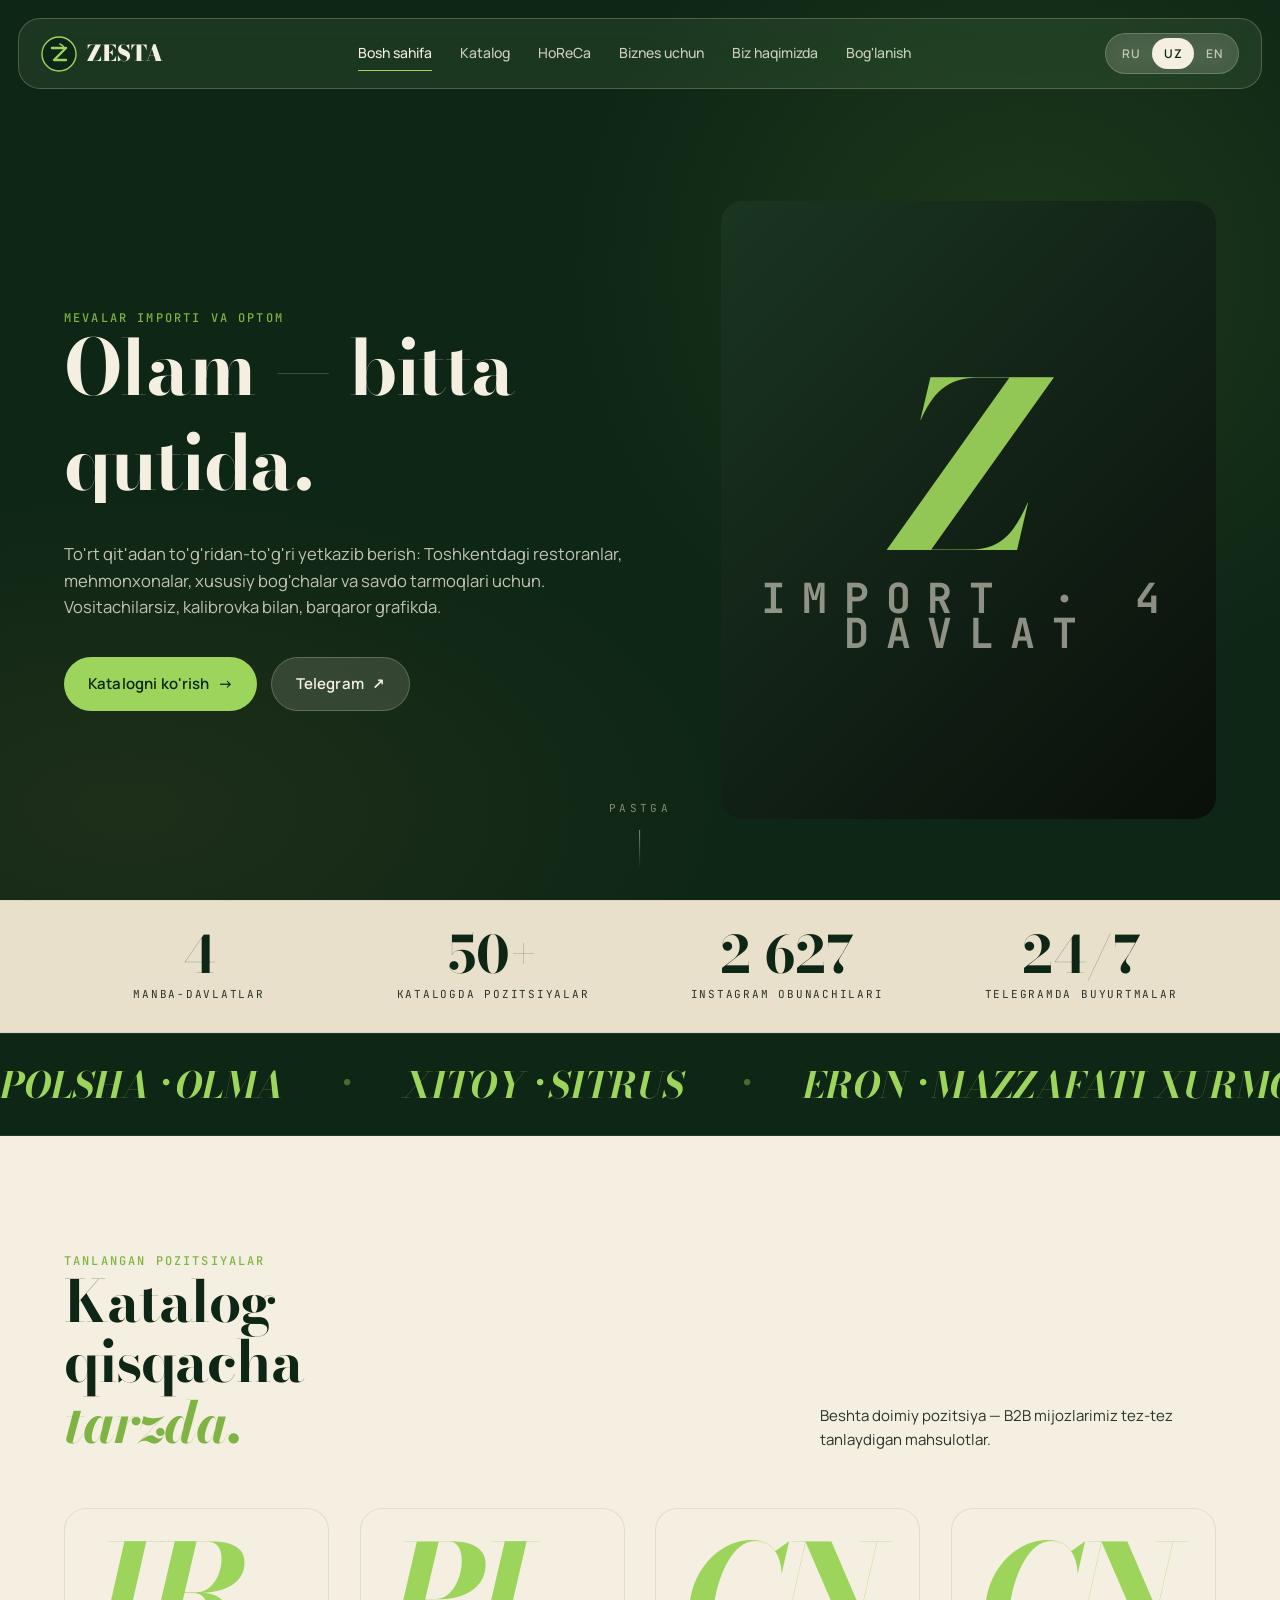
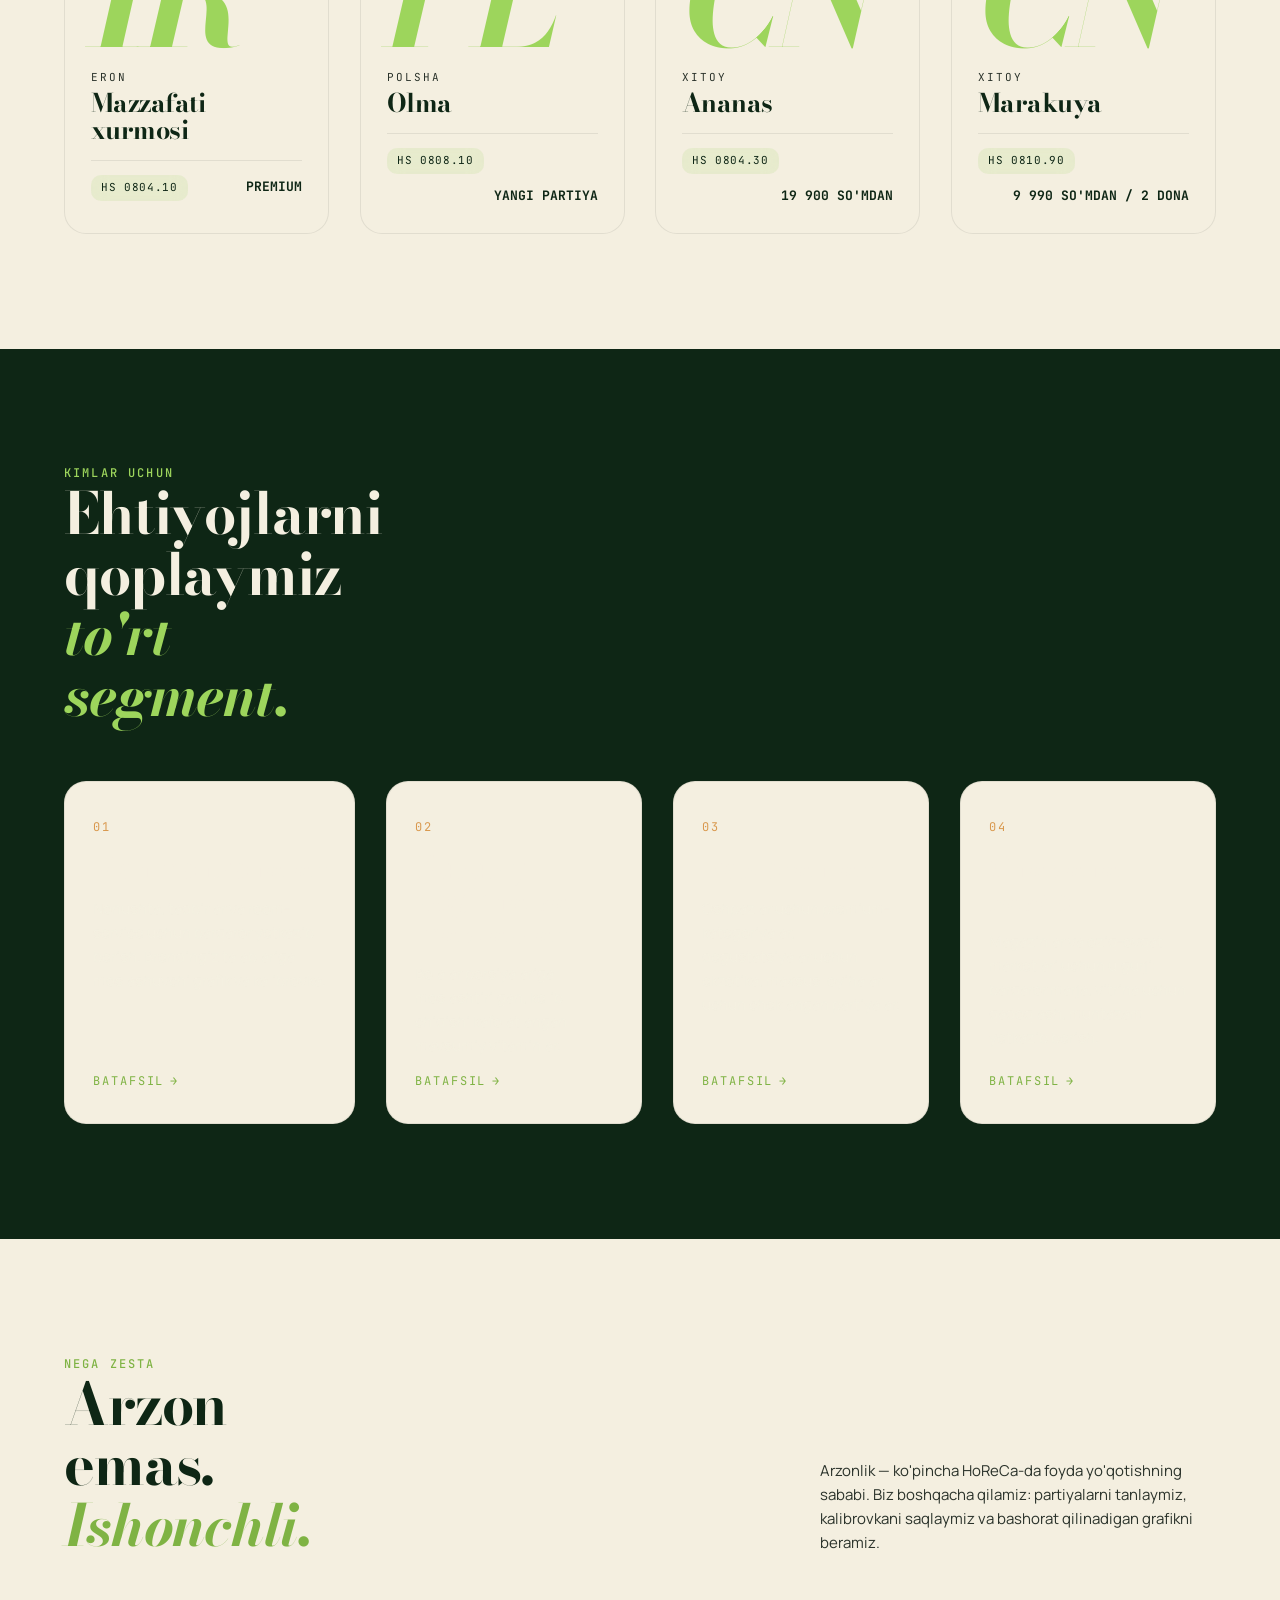
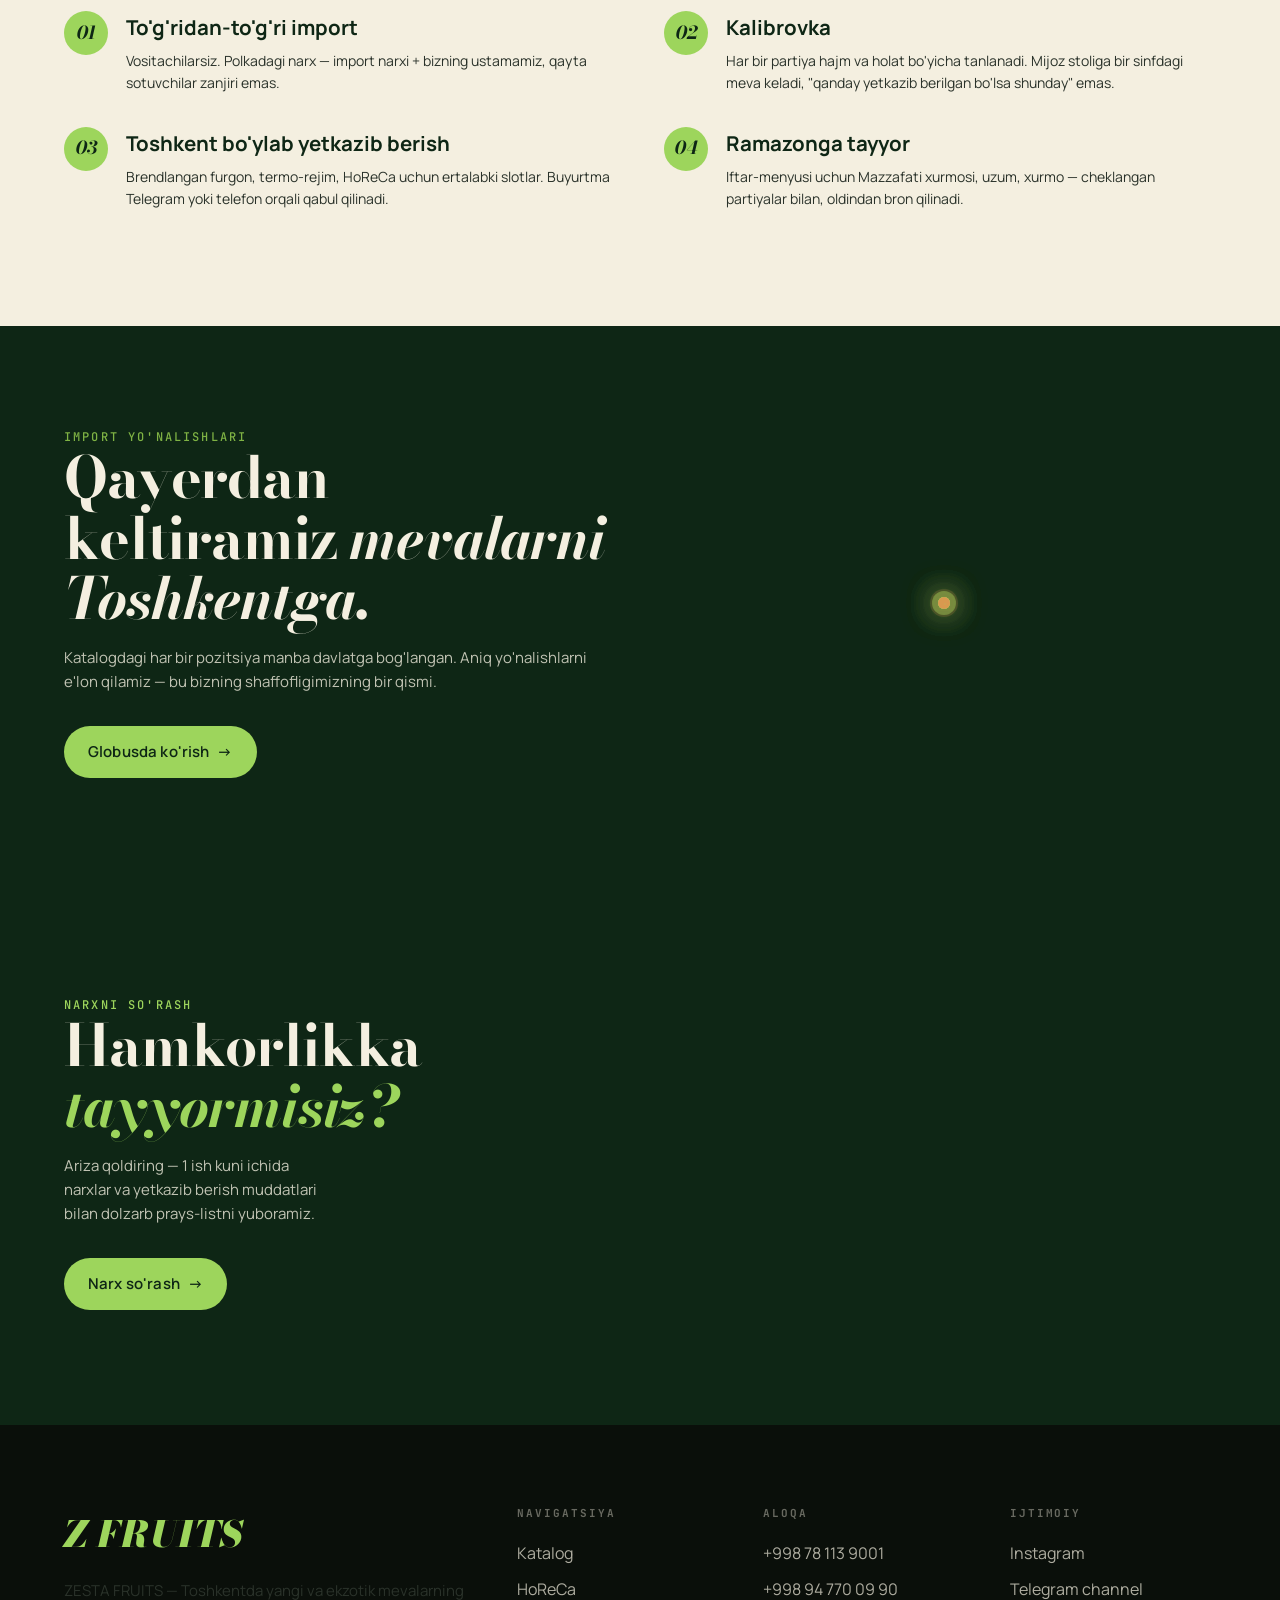
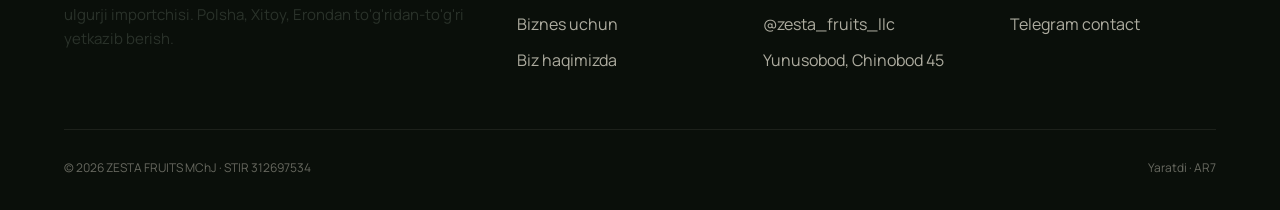
<file: index.html>
<!DOCTYPE html>
<html lang="uz">
<head>
<meta charset="UTF-8">
<meta name="viewport" content="width=device-width, initial-scale=1, viewport-fit=cover">
<title data-i18n-html="hero.title">ZESTA FRUITS — Wholesale fruit import, Tashkent</title>
<meta name="description" content="ZESTA FRUITS — premium wholesale fruit import for Tashkent HoReCa, hotels, kindergartens & retail. Direct supply from Poland, China, Iran. No intermediaries.">
<meta property="og:title" content="ZESTA FRUITS — World in a box">
<meta property="og:description" content="Wholesale fruit import for Tashkent HoReCa. Direct supply from Poland, China, Iran. Calibrated produce, predictable schedule.">
<meta property="og:type" content="website">
<meta property="og:image" content="assets/img/og.svg">
<meta name="twitter:card" content="summary_large_image">
<link rel="icon" type="image/svg+xml" href="assets/img/favicon.svg">
<link rel="apple-touch-icon" href="assets/img/apple-touch-icon.svg">
<link rel="stylesheet" href="assets/css/main.css">
<script type="application/ld+json">
{
  "@context": "https://schema.org",
  "@type": "WholesaleStore",
  "name": "ZESTA FRUITS LLC",
  "alternateName": "ZESTA FRUITS",
  "description": "Wholesale fruit importer for Tashkent HoReCa, hotels, kindergartens and retail.",
  "url": "https://zesta.uz",
  "logo": "https://zesta.uz/assets/img/logo.svg",
  "telephone": "+998781139001",
  "address": {
    "@type": "PostalAddress",
    "streetAddress": "Chinobod 45",
    "addressLocality": "Tashkent",
    "addressRegion": "Yunusobod",
    "addressCountry": "UZ"
  },
  "sameAs": [
    "https://instagram.com/zesta_fruits_llc",
    "https://t.me/zesta_fruits"
  ]
}
</script>
</head>
<body>

<!-- HEADER -->
<header class="header">
  <a href="index.html" class="header__brand">
    <span class="header__brand-mark">
      <svg viewBox="0 0 36 36" width="36" height="36" aria-hidden="true">
        <circle cx="18" cy="18" r="17" fill="#0E2615" stroke="#9DD55C" stroke-width="1.4"/>
        <path d="M11 12 H25 L13 24 H25" fill="none" stroke="#9DD55C" stroke-width="2.4" stroke-linecap="round" stroke-linejoin="round"/>
        <path d="M19 8c2 .8 3.6 2.4 4.4 4.4" fill="none" stroke="#9DD55C" stroke-width="1.6" stroke-linecap="round"/>
      </svg>
    </span>
    <span>ZESTA</span>
  </a>
  <nav class="header__nav">
    <a href="index.html"   data-page="index"    data-i18n="nav.home">Bosh sahifa</a>
    <a href="catalog.html" data-page="catalog"  data-i18n="nav.catalog">Katalog</a>
    <a href="horeca.html"  data-page="horeca"   data-i18n="nav.horeca">HoReCa</a>
    <a href="business.html"data-page="business" data-i18n="nav.business">Biznes uchun</a>
    <a href="about.html"   data-page="about"    data-i18n="nav.about">Biz haqimizda</a>
    <a href="contacts.html"data-page="contacts" data-i18n="nav.contacts">Bog'lanish</a>
  </nav>
  <div class="header__right">
    <div class="lang" role="tablist" aria-label="Language">
      <button data-lang="ru" type="button">RU</button>
      <button data-lang="uz" type="button">UZ</button>
      <button data-lang="en" type="button">EN</button>
    </div>
    <button class="menu-toggle" type="button" aria-label="Menu"><span></span></button>
  </div>
</header>

<!-- MOBILE NAV -->
<nav class="mobile-nav" aria-hidden="true">
  <a href="index.html"    data-i18n="nav.home">Bosh sahifa</a>
  <a href="catalog.html"  data-i18n="nav.catalog">Katalog</a>
  <a href="horeca.html"   data-i18n="nav.horeca">HoReCa</a>
  <a href="business.html" data-i18n="nav.business">Biznes uchun</a>
  <a href="about.html"    data-i18n="nav.about">Biz haqimizda</a>
  <a href="contacts.html" data-i18n="nav.contacts">Bog'lanish</a>
  <div class="mobile-nav__contact">
    +998 78 113 9001<br>
    Yunusobod, Chinobod 45<br>
    <a href="https://t.me/zesta_fruits_llc">t.me/zesta_fruits_llc</a>
  </div>
</nav>

<!-- HERO -->
<section class="hero">
  <div class="wrap hero__inner">
    <div>
      <p class="eyebrow" data-i18n="hero.eyebrow">MEVALAR IMPORTI VA OPTOM</p>
      <h1 data-split data-i18n="hero.title">Olam — bitta qutida.</h1>
      <p class="hero__lead" data-i18n="hero.lead">To'rt qit'adan to'g'ridan-to'g'ri yetkazib berish</p>
      <div class="hero__cta">
        <a href="catalog.html" class="btn btn--primary" data-magnetic="0.25"><span data-i18n="cta.catalog">Katalogni ko'rish</span> <span class="arrow">→</span></a>
        <a href="https://t.me/zesta_fruits_llc" target="_blank" rel="noopener" class="btn btn--ghost" data-magnetic="0.2"><span data-i18n="cta.telegram">Telegram</span> <span class="arrow">↗</span></a>
      </div>
    </div>
    <div class="hero__visual" aria-hidden="true">
      <div class="hero__visual-mark">
        Z<small data-i18n="hero.markBadge">IMPORT · 4 DAVLAT</small>
      </div>
    </div>
  </div>
  <div class="hero__scroll" data-i18n="hero.scroll">PASTGA</div>
</section>

<!-- TRUST STRIP -->
<section class="trust">
  <div class="wrap">
    <div class="trust__grid">
      <div class="trust__cell">
        <div class="trust__num" data-counter="4">4</div>
        <div class="trust__label" data-i18n="trust.s1.lab">MANBA-DAVLATLAR</div>
      </div>
      <div class="trust__cell">
        <div class="trust__num" data-counter="50" data-suffix="+">50+</div>
        <div class="trust__label" data-i18n="trust.s2.lab">KATALOGDA POZITSIYALAR</div>
      </div>
      <div class="trust__cell">
        <div class="trust__num" data-counter="2629">2 629</div>
        <div class="trust__label" data-i18n="trust.s3.lab">INSTAGRAM OBUNACHILARI</div>
      </div>
      <div class="trust__cell">
        <div class="trust__num">24/7</div>
        <div class="trust__label" data-i18n="trust.s4.lab">TELEGRAMDA BUYURTMALAR</div>
      </div>
    </div>
  </div>
</section>

<!-- MARQUEE -->
<div class="marquee" aria-hidden="true">
  <div class="marquee__track">
    <span data-i18n="marquee.1">POLSHA · OLMA</span>
    <span data-i18n="marquee.2">XITOY · SITRUS</span>
    <span data-i18n="marquee.3">ERON · MAZZAFATI XURMOSI</span>
    <span data-i18n="marquee.4">XITOY · ANANAS</span>
    <span data-i18n="marquee.5">XITOY · MARAKUYA</span>
    <span data-i18n="marquee.1">POLSHA · OLMA</span>
    <span data-i18n="marquee.2">XITOY · SITRUS</span>
    <span data-i18n="marquee.3">ERON · MAZZAFATI XURMOSI</span>
    <span data-i18n="marquee.4">XITOY · ANANAS</span>
    <span data-i18n="marquee.5">XITOY · MARAKUYA</span>
  </div>
</div>

<!-- FEATURED EXOTIC -->
<section class="section">
  <div class="wrap">
    <div class="section-head">
      <div class="section-head__title">
        <p class="eyebrow" data-blur data-i18n="feat.eyebrow">TANLANGAN POZITSIYALAR</p>
        <h2 data-blur><span data-i18n="feat.title">Katalog qisqacha</span> <em data-i18n="feat.titleEm">tarzda.</em></h2>
      </div>
      <p class="section-head__lead" data-blur data-i18n="feat.lead">Beshta doimiy pozitsiya</p>
    </div>

    <div class="grid grid-4">
      <article class="card" data-tilt="6">
        <div class="card__iso">IR</div>
        <div class="card__country" data-i18n="feat.c1.country">ERON</div>
        <h3 class="card__title" data-i18n="feat.c1.title">Mazzafati xurmosi</h3>
        <div class="card__meta">
          <span class="card__hs">HS 0804.10</span>
          <span class="card__price" data-i18n="feat.c1.price">PREMIUM</span>
        </div>
      </article>
      <article class="card" data-tilt="6">
        <div class="card__iso">PL</div>
        <div class="card__country" data-i18n="feat.c2.country">POLSHA</div>
        <h3 class="card__title" data-i18n="feat.c2.title">Olma</h3>
        <div class="card__meta">
          <span class="card__hs">HS 0808.10</span>
          <span class="card__price" data-i18n="feat.c2.price">YANGI PARTIYA</span>
        </div>
      </article>
      <article class="card" data-tilt="6">
        <div class="card__iso">CN</div>
        <div class="card__country" data-i18n="feat.c3.country">XITOY</div>
        <h3 class="card__title" data-i18n="feat.c3.title">Ananas</h3>
        <div class="card__meta">
          <span class="card__hs">HS 0804.30</span>
          <span class="card__price" data-i18n="feat.c3.price">19 900 SO'MDAN</span>
        </div>
      </article>
      <article class="card" data-tilt="6">
        <div class="card__iso">CN</div>
        <div class="card__country" data-i18n="feat.c4.country">XITOY</div>
        <h3 class="card__title" data-i18n="feat.c4.title">Marakuya</h3>
        <div class="card__meta">
          <span class="card__hs">HS 0810.90</span>
          <span class="card__price" data-i18n="feat.c4.price">9 990 SO'MDAN / 2 DONA</span>
        </div>
      </article>
    </div>
  </div>
</section>

<!-- VERTICALS -->
<section class="section section--dark">
  <div class="wrap">
    <div class="section-head">
      <div class="section-head__title">
        <p class="eyebrow" data-blur data-i18n="verts.eyebrow">KIMLAR UCHUN</p>
        <h2 data-blur><span data-i18n="verts.title">Ehtiyojlarni qoplaymiz</span> <em data-i18n="verts.titleEm">to'rt segment.</em></h2>
      </div>
    </div>

    <div class="grid grid-4">
      <article class="vert-card" data-tilt="5">
        <div class="vert-card__num">01</div>
        <h3 class="vert-card__title" data-i18n="verts.v1.title">Mehmonxonalar</h3>
        <p class="vert-card__lead" data-i18n="verts.v1.lead">Stabil yetkazib berish</p>
        <a href="business.html#hotels" class="vert-card__link"><span data-i18n="cta.more">Batafsil</span> →</a>
      </article>
      <article class="vert-card" data-tilt="5">
        <div class="vert-card__num">02</div>
        <h3 class="vert-card__title" data-i18n="verts.v2.title">Xususiy bog'cha va maktablar</h3>
        <p class="vert-card__lead" data-i18n="verts.v2.lead">Mavsumiy vitaminlar</p>
        <a href="business.html#schools" class="vert-card__link"><span data-i18n="cta.more">Batafsil</span> →</a>
      </article>
      <article class="vert-card" data-tilt="5">
        <div class="vert-card__num">03</div>
        <h3 class="vert-card__title" data-i18n="verts.v3.title">Restoranlar</h3>
        <p class="vert-card__lead" data-i18n="verts.v3.lead">Premium-kategoriyalar</p>
        <a href="business.html#restaurants" class="vert-card__link"><span data-i18n="cta.more">Batafsil</span> →</a>
      </article>
      <article class="vert-card" data-tilt="5">
        <div class="vert-card__num">04</div>
        <h3 class="vert-card__title" data-i18n="verts.v4.title">Chakana savdo</h3>
        <p class="vert-card__lead" data-i18n="verts.v4.lead">Ulgurji magazinlar uchun</p>
        <a href="business.html" class="vert-card__link"><span data-i18n="cta.more">Batafsil</span> →</a>
      </article>
    </div>
  </div>
</section>

<!-- WHY ZESTA -->
<section class="section">
  <div class="wrap">
    <div class="section-head">
      <div class="section-head__title">
        <p class="eyebrow" data-blur data-i18n="why.eyebrow">NEGA ZESTA</p>
        <h2 data-blur><span data-i18n="why.title">Arzon emas.</span> <em data-i18n="why.titleEm">Ishonchli.</em></h2>
      </div>
      <p class="section-head__lead" data-blur data-i18n="why.lead">Arzonlik — HoReCa-da foyda yo'qotishning sababi</p>
    </div>

    <div class="feat-list">
      <div class="feat">
        <div class="feat__num">01</div>
        <div>
          <h4 data-i18n="why.f1.title">To'g'ridan-to'g'ri import</h4>
          <p data-i18n="why.f1.lead">Vositachilarsiz</p>
        </div>
      </div>
      <div class="feat">
        <div class="feat__num">02</div>
        <div>
          <h4 data-i18n="why.f2.title">Kalibrovka</h4>
          <p data-i18n="why.f2.lead">Bir sinfdagi meva</p>
        </div>
      </div>
      <div class="feat">
        <div class="feat__num">03</div>
        <div>
          <h4 data-i18n="why.f3.title">Toshkent bo'ylab yetkazib berish</h4>
          <p data-i18n="why.f3.lead">Brendlangan furgon</p>
        </div>
      </div>
      <div class="feat">
        <div class="feat__num">04</div>
        <div>
          <h4 data-i18n="why.f4.title">Ramazonga tayyor</h4>
          <p data-i18n="why.f4.lead">Mazzafati xurmosi</p>
        </div>
      </div>
    </div>
  </div>
</section>

<!-- GLOBE PREVIEW -->
<section class="globe-prev">
  <div class="wrap globe-prev__inner">
    <div>
      <p class="eyebrow" data-blur data-i18n="globe.eyebrow">IMPORT YO'NALISHLARI</p>
      <h2 data-blur style="color:var(--c-paper)"><span data-i18n="globe.title">Qayerdan keltiramiz</span> <em data-i18n="globe.titleEm">mevalarni Toshkentga.</em></h2>
      <p data-blur style="color:rgba(244,239,224,.78); margin-top:18px" data-i18n="globe.lead">Katalogdagi har bir pozitsiya manba davlatga bog'langan</p>
      <p style="margin-top:32px"><a href="about.html#globe" class="btn btn--primary" data-magnetic="0.25"><span data-i18n="globe.cta">Globusda ko'rish</span> <span class="arrow">→</span></a></p>
    </div>
    <div class="globe-prev__art" aria-hidden="true">
      <div class="globe-prev__circle">
        <div class="globe-prev__pin globe-prev__pin--pl"></div>
        <div class="globe-prev__pin globe-prev__pin--cn"></div>
        <div class="globe-prev__pin globe-prev__pin--ir"></div>
        <div class="globe-prev__pin globe-prev__pin--uz"></div>
      </div>
    </div>
  </div>
</section>

<!-- BOTTOM CTA -->
<section class="section section--dark">
  <div class="wrap">
    <div class="section-head" style="margin-bottom:0">
      <div class="section-head__title">
        <p class="eyebrow" data-blur data-i18n="cta.eyebrow">NARXNI SO'RASH</p>
        <h2 data-blur><span data-i18n="cta.title">Hamkorlikka</span> <em data-i18n="cta.titleEm">tayyormisiz?</em></h2>
        <p style="margin-top:18px" data-i18n="cta.lead">Ariza qoldiring</p>
        <p style="margin-top:32px"><a href="contacts.html" class="btn btn--primary" data-magnetic="0.25"><span data-i18n="cta.price">Narx so'rash</span> <span class="arrow">→</span></a></p>
      </div>
    </div>
  </div>
</section>

<!-- FOOTER -->
<footer class="footer">
  <div class="wrap">
    <div class="footer__grid">
      <div class="footer__brand">
        <span class="footer__brand-mark">Z FRUITS</span>
        <p data-i18n="foot.about">ZESTA FRUITS — Toshkentda yangi va ekzotik mevalarning ulgurji importchisi</p>
      </div>
      <div class="footer__col">
        <h5 data-i18n="foot.col1">NAVIGATSIYA</h5>
        <ul>
          <li><a href="catalog.html" data-i18n="nav.catalog">Katalog</a></li>
          <li><a href="horeca.html" data-i18n="nav.horeca">HoReCa</a></li>
          <li><a href="business.html" data-i18n="nav.business">Biznes uchun</a></li>
          <li><a href="about.html" data-i18n="nav.about">Biz haqimizda</a></li>
        </ul>
      </div>
      <div class="footer__col">
        <h5 data-i18n="foot.col2">ALOQA</h5>
        <ul>
          <li><a href="tel:+998781139001">+998 78 113 9001</a></li>
          <li><a href="tel:+998947700990">+998 94 770 09 90</a></li>
          <li><a href="https://t.me/zesta_fruits_llc">@zesta_fruits_llc</a></li>
          <li>Yunusobod, Chinobod 45</li>
        </ul>
      </div>
      <div class="footer__col">
        <h5 data-i18n="foot.col3">IJTIMOIY</h5>
        <ul>
          <li><a href="https://instagram.com/zesta_fruits_llc">Instagram</a></li>
          <li><a href="https://t.me/zesta_fruits">Telegram channel</a></li>
          <li><a href="https://t.me/zesta_fruits_llc">Telegram contact</a></li>
        </ul>
      </div>
    </div>
    <div class="footer__bottom">
      <span data-i18n="foot.rights">© 2026 ZESTA FRUITS MChJ · STIR 312697534</span>
      <span><span data-i18n="foot.credit">Yaratdi</span> · AR7</span>
    </div>
  </div>
</footer>

<script src="assets/js/i18n.js"></script>
<script src="assets/js/main.js"></script>
<script src="assets/js/effects.js" defer></script>
</body>
</html>
</file>
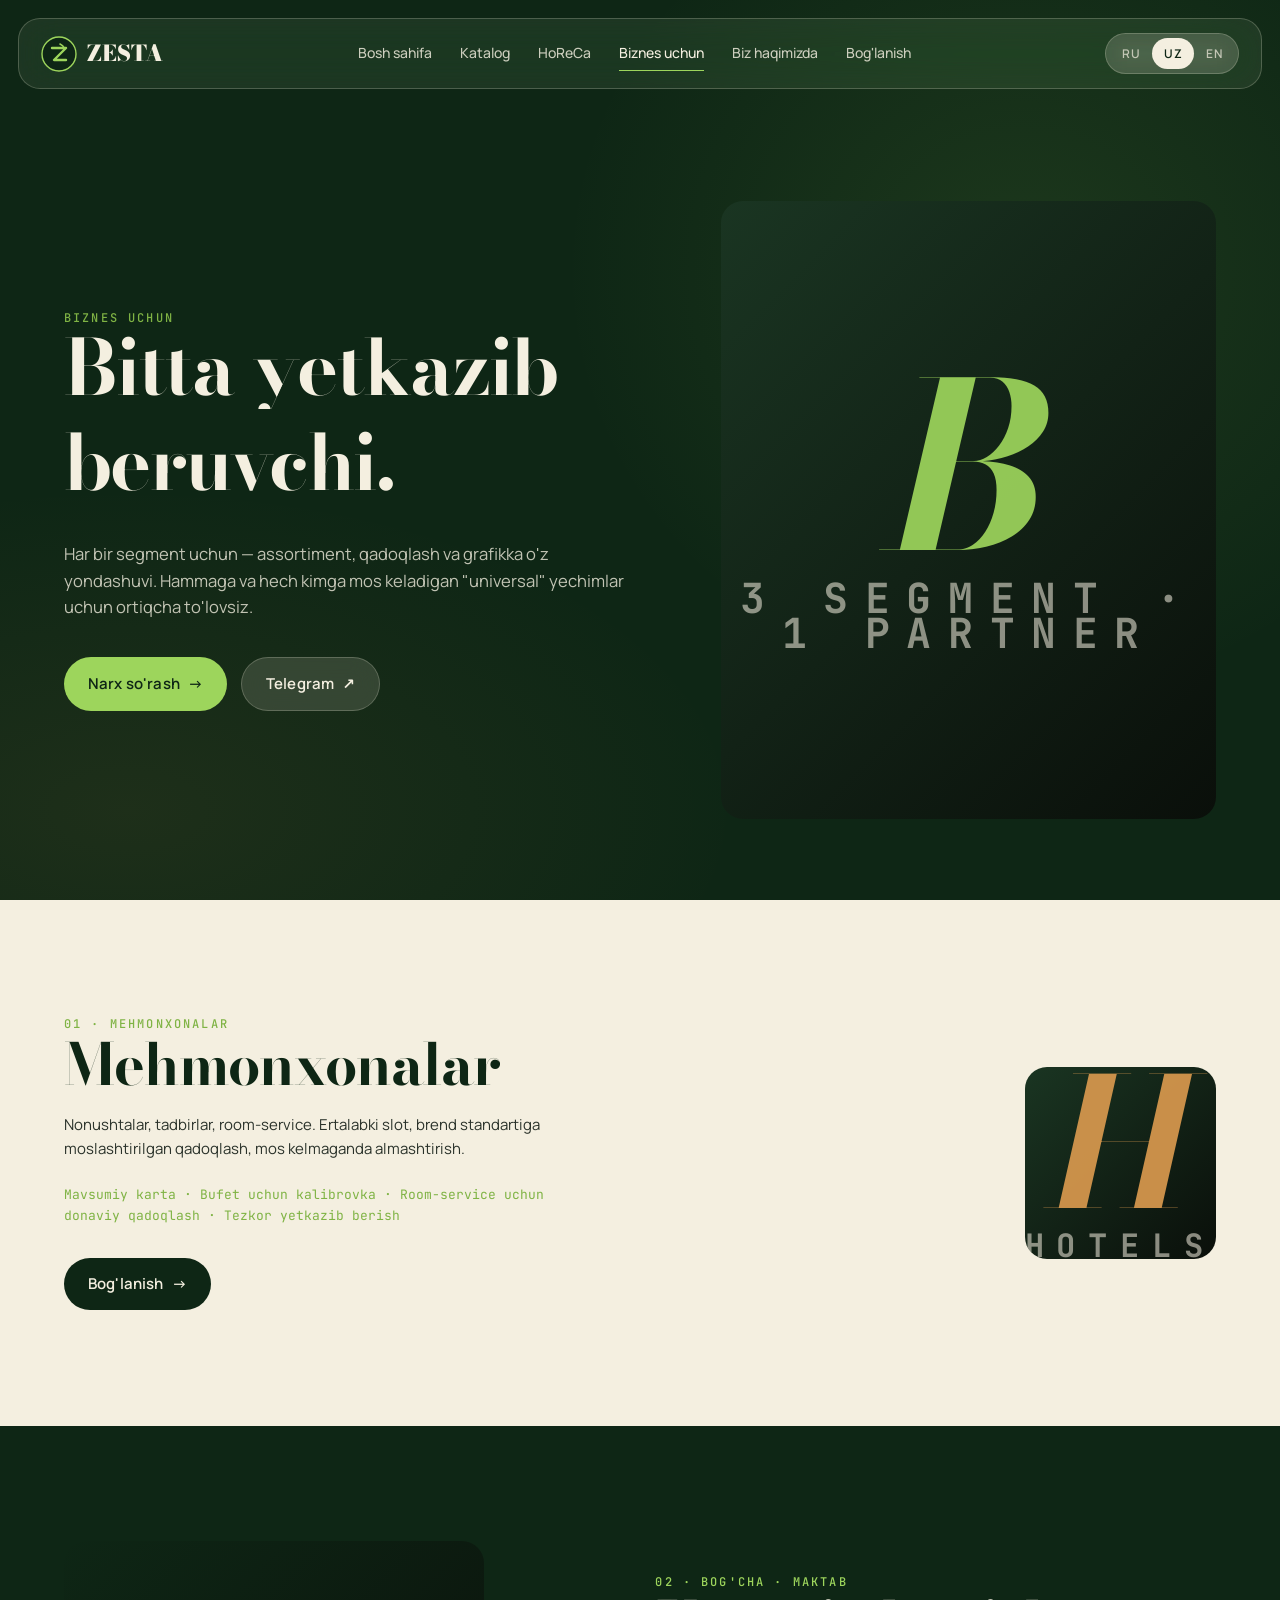
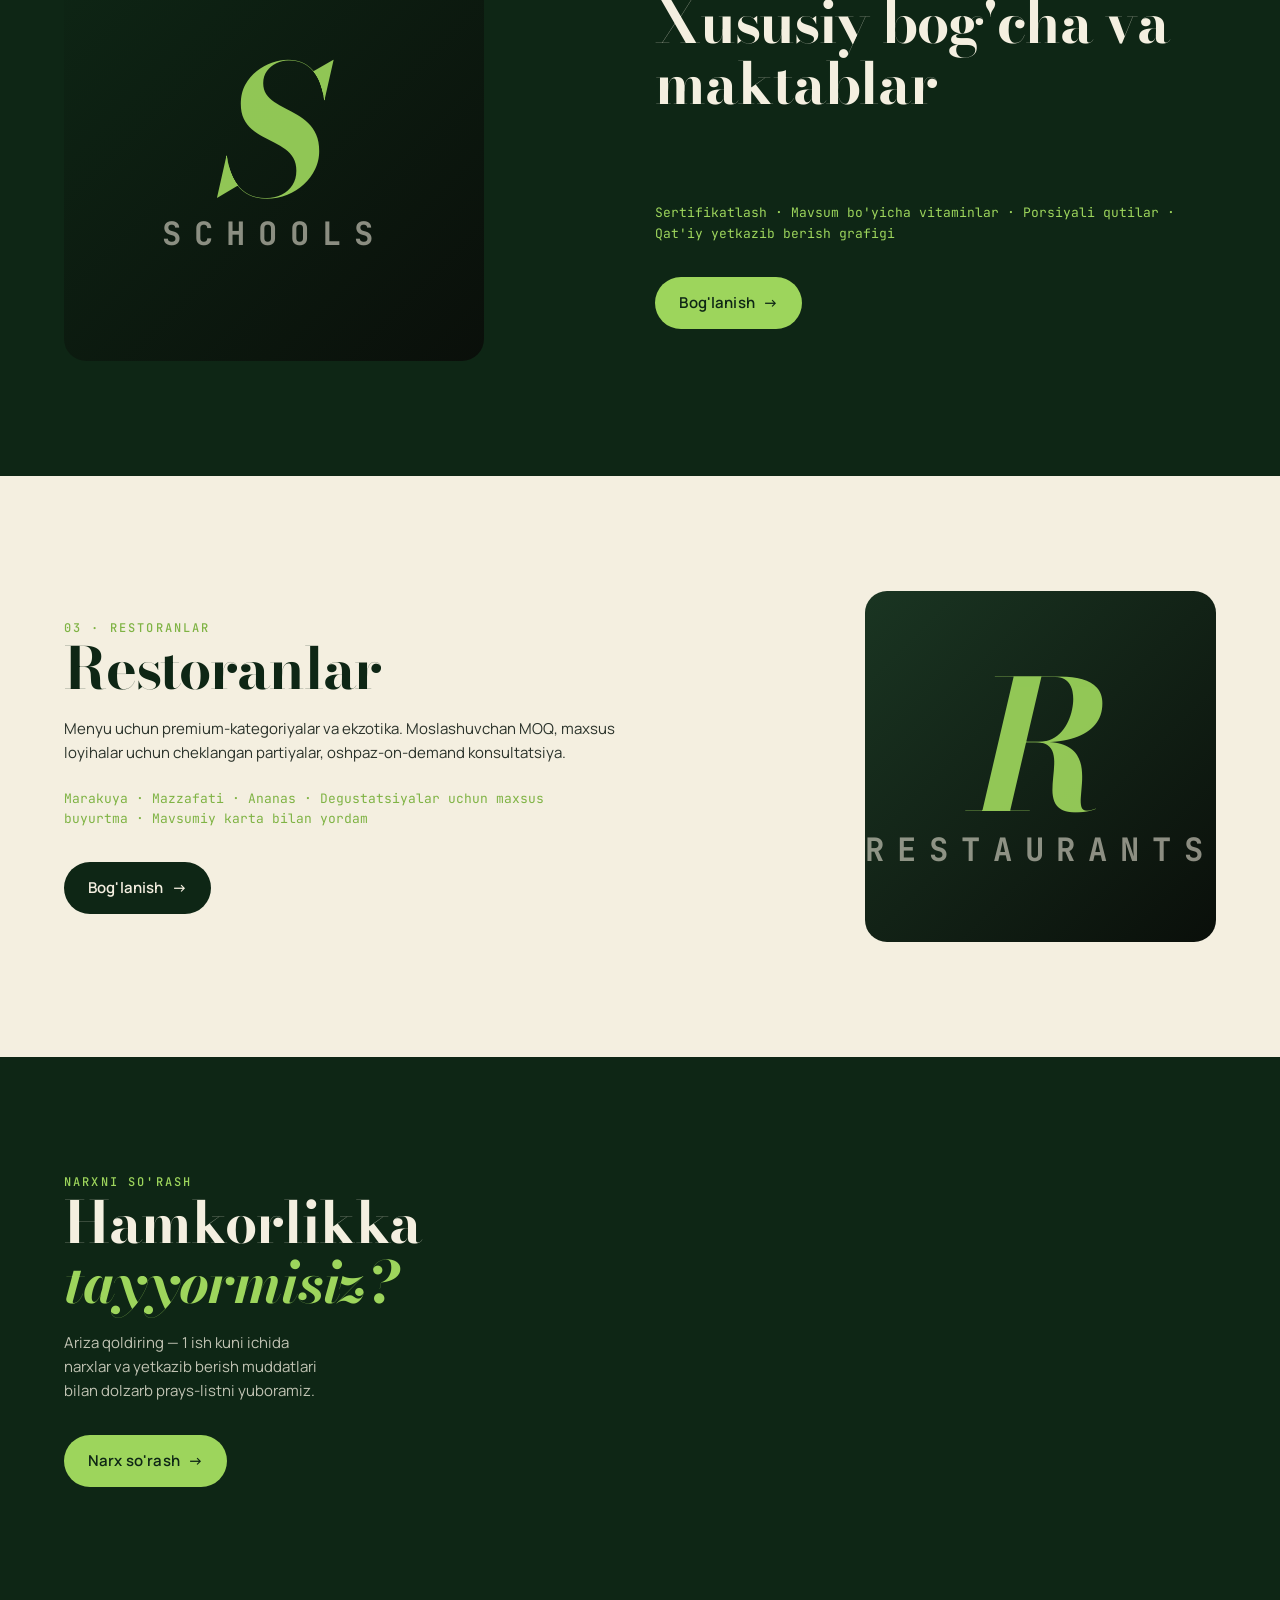
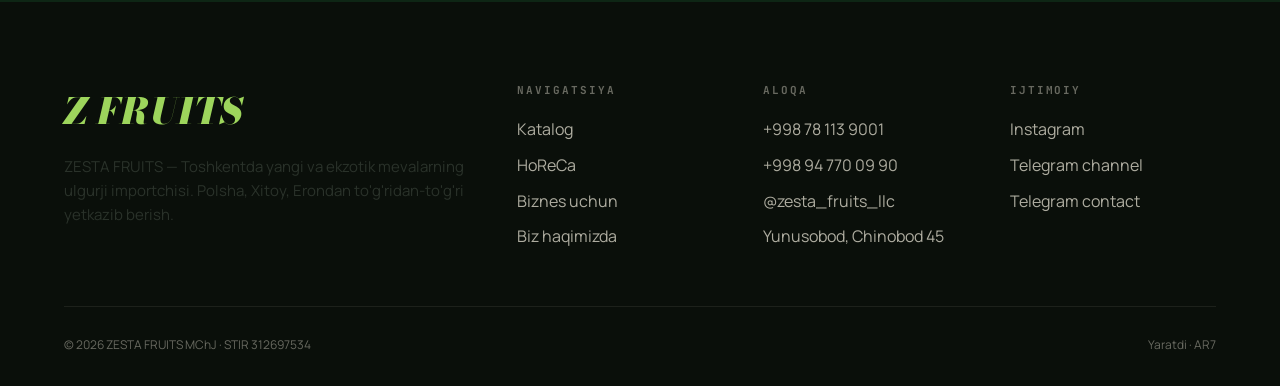
<file: business.html>
<!DOCTYPE html>
<html lang="uz">
<head>
<meta charset="UTF-8">
<meta name="viewport" content="width=device-width, initial-scale=1, viewport-fit=cover">
<title>For Business · ZESTA FRUITS</title>
<meta name="description" content="ZESTA FRUITS for hotels, kindergartens, schools and restaurants. Three tailored scenarios: assortment, packaging, schedule.">
<meta property="og:title" content="ZESTA FRUITS — for business">
<meta property="og:type" content="website">
<link rel="icon" type="image/svg+xml" href="assets/img/favicon.svg">
<link rel="apple-touch-icon" href="assets/img/apple-touch-icon.svg">
<link rel="stylesheet" href="assets/css/main.css">
</head>
<body>

<header class="header">
  <a href="index.html" class="header__brand">
    <span class="header__brand-mark">
      <svg viewBox="0 0 36 36" width="36" height="36" aria-hidden="true">
        <circle cx="18" cy="18" r="17" fill="#0E2615" stroke="#9DD55C" stroke-width="1.4"/>
        <path d="M11 12 H25 L13 24 H25" fill="none" stroke="#9DD55C" stroke-width="2.4" stroke-linecap="round" stroke-linejoin="round"/>
        <path d="M19 8c2 .8 3.6 2.4 4.4 4.4" fill="none" stroke="#9DD55C" stroke-width="1.6" stroke-linecap="round"/>
      </svg>
    </span>
    <span>ZESTA</span>
  </a>
  <nav class="header__nav">
    <a href="index.html"   data-page="index"    data-i18n="nav.home">Bosh sahifa</a>
    <a href="catalog.html" data-page="catalog"  data-i18n="nav.catalog">Katalog</a>
    <a href="horeca.html"  data-page="horeca"   data-i18n="nav.horeca">HoReCa</a>
    <a href="business.html"data-page="business" data-i18n="nav.business">Biznes uchun</a>
    <a href="about.html"   data-page="about"    data-i18n="nav.about">Biz haqimizda</a>
    <a href="contacts.html"data-page="contacts" data-i18n="nav.contacts">Bog'lanish</a>
  </nav>
  <div class="header__right">
    <div class="lang"><button data-lang="ru">RU</button><button data-lang="uz">UZ</button><button data-lang="en">EN</button></div>
    <button class="menu-toggle" type="button" aria-label="Menu"><span></span></button>
  </div>
</header>

<nav class="mobile-nav" aria-hidden="true">
  <a href="index.html"    data-i18n="nav.home">Bosh sahifa</a>
  <a href="catalog.html"  data-i18n="nav.catalog">Katalog</a>
  <a href="horeca.html"   data-i18n="nav.horeca">HoReCa</a>
  <a href="business.html" data-i18n="nav.business">Biznes uchun</a>
  <a href="about.html"    data-i18n="nav.about">Biz haqimizda</a>
  <a href="contacts.html" data-i18n="nav.contacts">Bog'lanish</a>
</nav>

<!-- HERO -->
<section class="hero">
  <div class="wrap hero__inner">
    <div>
      <p class="eyebrow" data-i18n="biz.eyebrow">BIZNES UCHUN</p>
      <h1 data-split data-i18n="biz.h1.full">Bitta yetkazib beruvchi.</h1>
      <p class="hero__lead" data-i18n="biz.lead">Har bir segment uchun o'z yondashuvi</p>
      <div class="hero__cta">
        <a href="contacts.html" class="btn btn--primary" data-magnetic="0.25"><span data-i18n="cta.price">Narx so'rash</span> <span class="arrow">→</span></a>
        <a href="https://t.me/zesta_fruits_llc" class="btn btn--ghost" data-magnetic="0.2"><span data-i18n="cta.telegram">Telegram</span> <span class="arrow">↗</span></a>
      </div>
    </div>
    <div class="hero__visual" aria-hidden="true">
      <div class="hero__visual-mark">
        B<small>3 SEGMENT · 1 PARTNER</small>
      </div>
    </div>
  </div>
</section>

<!-- HOTELS -->
<section class="section" id="hotels">
  <div class="wrap">
    <div class="grid grid-2" style="align-items:center">
      <div>
        <p class="eyebrow" data-blur>01 · MEHMONXONALAR</p>
        <h2 data-blur data-i18n="biz.b1.title">Mehmonxonalar</h2>
        <p data-blur style="margin-top:18px" data-i18n="biz.b1.lead">Nonushtalar, tadbirlar, room-service</p>
        <p data-blur style="margin-top:24px; color:var(--c-lime-dim); font-family:var(--f-mono); font-size:13px" data-i18n="biz.b1.bullets">Mavsumiy karta · Bufet uchun kalibrovka · Donaviy qadoqlash · Tezkor yetkazib berish</p>
        <p style="margin-top:32px"><a href="contacts.html" class="btn btn--dark" data-magnetic="0.2"><span data-i18n="cta.contact">Bog'lanish</span> <span class="arrow">→</span></a></p>
      </div>
      <div class="hero__visual" style="aspect-ratio:1; max-width:420px; margin-left:auto">
        <div class="hero__visual-mark" style="font-size:clamp(96px, 14vw, 200px); color:var(--c-amber)">H<small style="color:rgba(244,239,224,.6)">HOTELS</small></div>
      </div>
    </div>
  </div>
</section>

<!-- SCHOOLS -->
<section class="section section--dark" id="schools">
  <div class="wrap">
    <div class="grid grid-2" style="align-items:center">
      <div class="hero__visual" style="aspect-ratio:1; max-width:420px; background: linear-gradient(135deg, var(--c-forest) 0%, var(--c-ink) 100%)">
        <div class="hero__visual-mark" style="font-size:clamp(96px, 14vw, 200px); color:var(--c-lime)">S<small style="color:rgba(244,239,224,.6)">SCHOOLS</small></div>
      </div>
      <div>
        <p class="eyebrow" data-blur>02 · BOG'CHA · MAKTAB</p>
        <h2 data-blur data-i18n="biz.b2.title">Xususiy bog'cha va maktablar</h2>
        <p data-blur style="margin-top:18px" data-i18n="biz.b2.lead">Bolalar haqiqatan ham yeydigan mevalar</p>
        <p data-blur style="margin-top:24px; color:var(--c-lime); font-family:var(--f-mono); font-size:13px" data-i18n="biz.b2.bullets">Sertifikatlash · Mavsum bo'yicha vitaminlar · Porsiyali qutilar · Qat'iy grafik</p>
        <p style="margin-top:32px"><a href="contacts.html" class="btn btn--primary" data-magnetic="0.2"><span data-i18n="cta.contact">Bog'lanish</span> <span class="arrow">→</span></a></p>
      </div>
    </div>
  </div>
</section>

<!-- RESTAURANTS -->
<section class="section" id="restaurants">
  <div class="wrap">
    <div class="grid grid-2" style="align-items:center">
      <div>
        <p class="eyebrow" data-blur>03 · RESTORANLAR</p>
        <h2 data-blur data-i18n="biz.b3.title">Restoranlar</h2>
        <p data-blur style="margin-top:18px" data-i18n="biz.b3.lead">Premium-kategoriyalar va ekzotika</p>
        <p data-blur style="margin-top:24px; color:var(--c-lime-dim); font-family:var(--f-mono); font-size:13px" data-i18n="biz.b3.bullets">Marakuya · Mazzafati · Ananas · Maxsus buyurtma · Mavsumiy karta</p>
        <p style="margin-top:32px"><a href="contacts.html" class="btn btn--dark" data-magnetic="0.2"><span data-i18n="cta.contact">Bog'lanish</span> <span class="arrow">→</span></a></p>
      </div>
      <div class="hero__visual" style="aspect-ratio:1; max-width:420px; margin-left:auto">
        <div class="hero__visual-mark" style="font-size:clamp(96px, 14vw, 200px); color:var(--c-lime)">R<small style="color:rgba(244,239,224,.6)">RESTAURANTS</small></div>
      </div>
    </div>
  </div>
</section>

<!-- CTA -->
<section class="section section--dark">
  <div class="wrap">
    <div class="section-head" style="margin-bottom:0">
      <div class="section-head__title">
        <p class="eyebrow" data-i18n="cta.eyebrow">NARXNI SO'RASH</p>
        <h2><span data-i18n="cta.title">Hamkorlikka</span> <em data-i18n="cta.titleEm">tayyormisiz?</em></h2>
        <p style="margin-top:18px" data-i18n="cta.lead">Ariza qoldiring</p>
        <p style="margin-top:32px"><a href="contacts.html" class="btn btn--primary" data-magnetic="0.25"><span data-i18n="cta.price">Narx so'rash</span> <span class="arrow">→</span></a></p>
      </div>
    </div>
  </div>
</section>

<footer class="footer">
  <div class="wrap">
    <div class="footer__grid">
      <div class="footer__brand"><span class="footer__brand-mark">Z FRUITS</span><p data-i18n="foot.about">ZESTA FRUITS</p></div>
      <div class="footer__col"><h5 data-i18n="foot.col1">NAVIGATSIYA</h5><ul>
        <li><a href="catalog.html" data-i18n="nav.catalog">Katalog</a></li>
        <li><a href="horeca.html" data-i18n="nav.horeca">HoReCa</a></li>
        <li><a href="business.html" data-i18n="nav.business">Biznes uchun</a></li>
        <li><a href="about.html" data-i18n="nav.about">Biz haqimizda</a></li>
      </ul></div>
      <div class="footer__col"><h5 data-i18n="foot.col2">ALOQA</h5><ul>
        <li><a href="tel:+998781139001">+998 78 113 9001</a></li>
        <li><a href="tel:+998947700990">+998 94 770 09 90</a></li>
        <li><a href="https://t.me/zesta_fruits_llc">@zesta_fruits_llc</a></li>
        <li>Yunusobod, Chinobod 45</li>
      </ul></div>
      <div class="footer__col"><h5 data-i18n="foot.col3">IJTIMOIY</h5><ul>
        <li><a href="https://instagram.com/zesta_fruits_llc">Instagram</a></li>
        <li><a href="https://t.me/zesta_fruits">Telegram channel</a></li>
        <li><a href="https://t.me/zesta_fruits_llc">Telegram contact</a></li>
      </ul></div>
    </div>
    <div class="footer__bottom">
      <span data-i18n="foot.rights">© 2026 ZESTA FRUITS MChJ · STIR 312697534</span>
      <span><span data-i18n="foot.credit">Yaratdi</span> · AR7</span>
    </div>
  </div>
</footer>

<script src="assets/js/i18n.js"></script>
<script src="assets/js/main.js"></script>
<script src="assets/js/effects.js" defer></script>
</body>
</html>
</file>
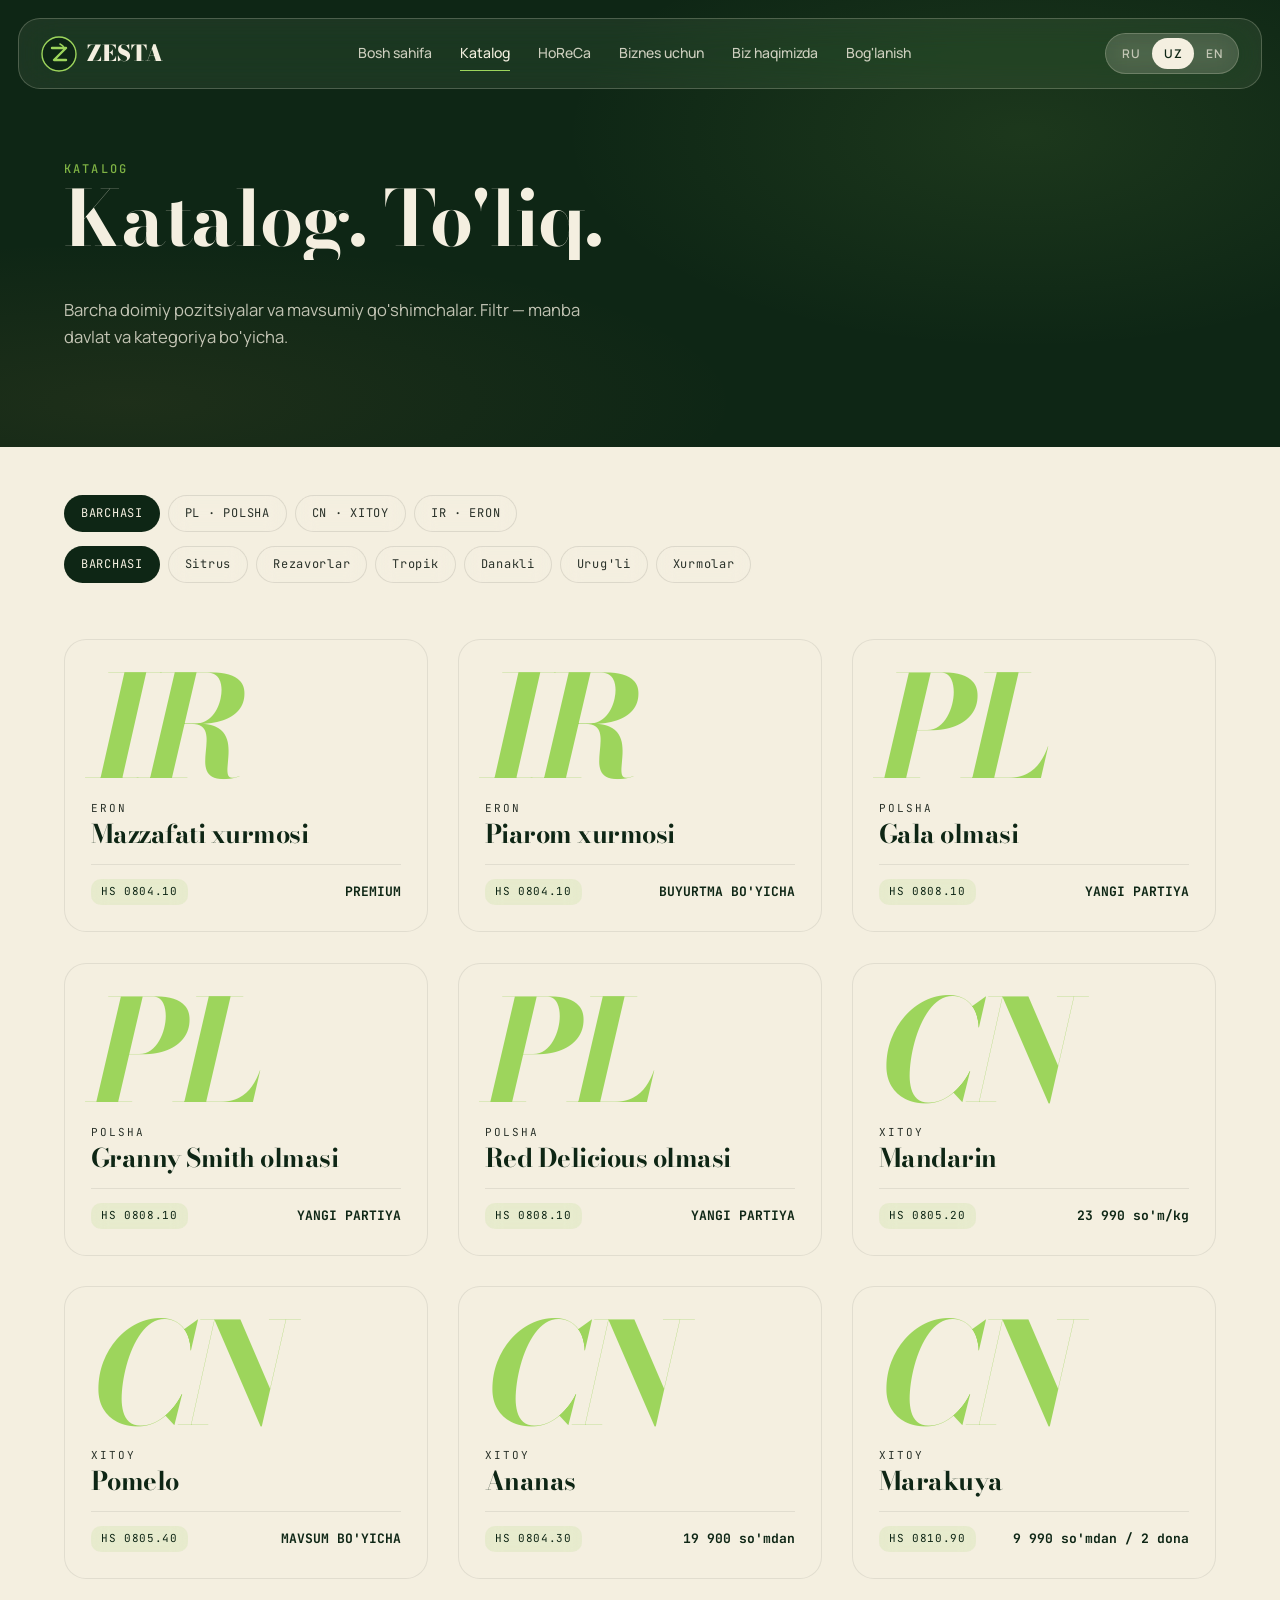
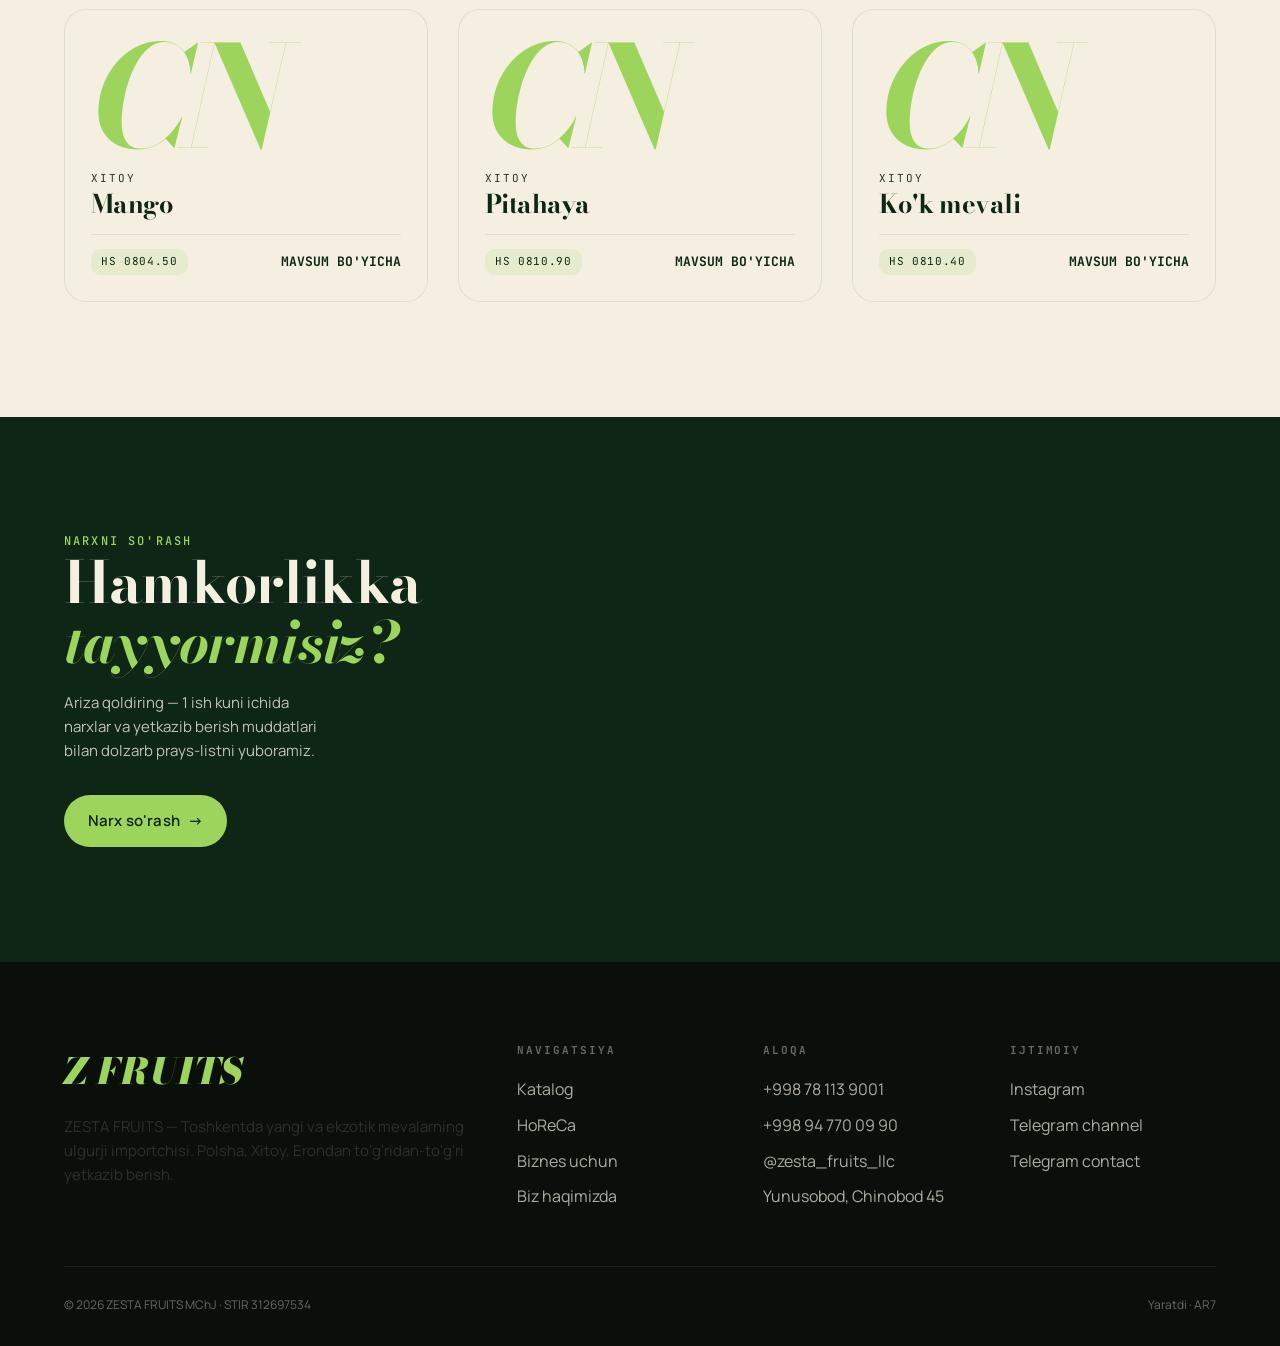
<file: catalog.html>
<!DOCTYPE html>
<html lang="uz">
<head>
<meta charset="UTF-8">
<meta name="viewport" content="width=device-width, initial-scale=1, viewport-fit=cover">
<title>Catalog · ZESTA FRUITS</title>
<meta name="description" content="ZESTA FRUITS catalog — wholesale fruit positions filtered by origin country and category. Direct import from Poland, China, Iran.">
<meta property="og:title" content="ZESTA FRUITS — Catalog">
<meta property="og:description" content="Wholesale fruit catalog filtered by origin and category.">
<meta property="og:type" content="website">
<link rel="icon" type="image/svg+xml" href="assets/img/favicon.svg">
<link rel="apple-touch-icon" href="assets/img/apple-touch-icon.svg">
<link rel="stylesheet" href="assets/css/main.css">
</head>
<body>

<header class="header">
  <a href="index.html" class="header__brand">
    <span class="header__brand-mark">
      <svg viewBox="0 0 36 36" width="36" height="36" aria-hidden="true">
        <circle cx="18" cy="18" r="17" fill="#0E2615" stroke="#9DD55C" stroke-width="1.4"/>
        <path d="M11 12 H25 L13 24 H25" fill="none" stroke="#9DD55C" stroke-width="2.4" stroke-linecap="round" stroke-linejoin="round"/>
        <path d="M19 8c2 .8 3.6 2.4 4.4 4.4" fill="none" stroke="#9DD55C" stroke-width="1.6" stroke-linecap="round"/>
      </svg>
    </span>
    <span>ZESTA</span>
  </a>
  <nav class="header__nav">
    <a href="index.html"   data-page="index"    data-i18n="nav.home">Bosh sahifa</a>
    <a href="catalog.html" data-page="catalog"  data-i18n="nav.catalog">Katalog</a>
    <a href="horeca.html"  data-page="horeca"   data-i18n="nav.horeca">HoReCa</a>
    <a href="business.html"data-page="business" data-i18n="nav.business">Biznes uchun</a>
    <a href="about.html"   data-page="about"    data-i18n="nav.about">Biz haqimizda</a>
    <a href="contacts.html"data-page="contacts" data-i18n="nav.contacts">Bog'lanish</a>
  </nav>
  <div class="header__right">
    <div class="lang"><button data-lang="ru">RU</button><button data-lang="uz">UZ</button><button data-lang="en">EN</button></div>
    <button class="menu-toggle" type="button" aria-label="Menu"><span></span></button>
  </div>
</header>

<nav class="mobile-nav" aria-hidden="true">
  <a href="index.html"    data-i18n="nav.home">Bosh sahifa</a>
  <a href="catalog.html"  data-i18n="nav.catalog">Katalog</a>
  <a href="horeca.html"   data-i18n="nav.horeca">HoReCa</a>
  <a href="business.html" data-i18n="nav.business">Biznes uchun</a>
  <a href="about.html"    data-i18n="nav.about">Biz haqimizda</a>
  <a href="contacts.html" data-i18n="nav.contacts">Bog'lanish</a>
</nav>

<!-- HERO -->
<section class="hero" style="min-height:auto; padding-top:160px; padding-bottom:60px">
  <div class="wrap hero__inner" style="grid-template-columns:1fr">
    <div>
      <p class="eyebrow" data-i18n="nav.catalog">KATALOG</p>
      <h1 data-split data-i18n="cat.h1.full">Katalog. To'liq.</h1>
      <p class="hero__lead" data-i18n="cat.lead">Barcha doimiy pozitsiyalar va mavsumiy qo'shimchalar</p>
    </div>
  </div>
</section>

<!-- FILTERS -->
<section class="section" style="padding-top:48px; padding-bottom:32px">
  <div class="wrap">
    <div class="filters" id="catFilters" data-group="country">
      <button class="chip is-active" data-filter="country" data-value="all" data-i18n="cat.fil.all">BARCHASI</button>
      <button class="chip" data-filter="country" data-value="PL">PL · POLSHA</button>
      <button class="chip" data-filter="country" data-value="CN">CN · XITOY</button>
      <button class="chip" data-filter="country" data-value="IR">IR · ERON</button>
    </div>
    <div class="filters" style="margin-top:14px" data-group="category">
      <button class="chip is-active" data-filter="category" data-value="all" data-i18n="cat.fil.all">BARCHASI</button>
      <button class="chip" data-filter="category" data-value="citrus" data-i18n="cat.cat.citrus">Sitrus</button>
      <button class="chip" data-filter="category" data-value="berry" data-i18n="cat.cat.berry">Rezavorlar</button>
      <button class="chip" data-filter="category" data-value="tropical" data-i18n="cat.cat.tropical">Tropik</button>
      <button class="chip" data-filter="category" data-value="stone" data-i18n="cat.cat.stone">Danakli</button>
      <button class="chip" data-filter="category" data-value="pome" data-i18n="cat.cat.pome">Urug'li</button>
      <button class="chip" data-filter="category" data-value="dates" data-i18n="cat.cat.dates">Xurmolar</button>
    </div>
  </div>
</section>

<!-- CATALOG GRID -->
<section class="section" style="padding-top:24px">
  <div class="wrap">
    <div class="grid grid-3" id="catalogGrid"></div>
  </div>
</section>

<!-- BOTTOM CTA -->
<section class="section section--dark">
  <div class="wrap">
    <div class="section-head" style="margin-bottom:0">
      <div class="section-head__title">
        <p class="eyebrow" data-i18n="cta.eyebrow">NARXNI SO'RASH</p>
        <h2><span data-i18n="cta.title">Hamkorlikka</span> <em data-i18n="cta.titleEm">tayyormisiz?</em></h2>
        <p style="margin-top:18px" data-i18n="cta.lead">Ariza qoldiring — prays-list yuboramiz</p>
        <p style="margin-top:32px"><a href="contacts.html" class="btn btn--primary" data-magnetic="0.25"><span data-i18n="cta.price">Narx so'rash</span> <span class="arrow">→</span></a></p>
      </div>
    </div>
  </div>
</section>

<footer class="footer">
  <div class="wrap">
    <div class="footer__grid">
      <div class="footer__brand">
        <span class="footer__brand-mark">Z FRUITS</span>
        <p data-i18n="foot.about">ZESTA FRUITS</p>
      </div>
      <div class="footer__col">
        <h5 data-i18n="foot.col1">NAVIGATSIYA</h5>
        <ul>
          <li><a href="catalog.html" data-i18n="nav.catalog">Katalog</a></li>
          <li><a href="horeca.html" data-i18n="nav.horeca">HoReCa</a></li>
          <li><a href="business.html" data-i18n="nav.business">Biznes uchun</a></li>
          <li><a href="about.html" data-i18n="nav.about">Biz haqimizda</a></li>
        </ul>
      </div>
      <div class="footer__col">
        <h5 data-i18n="foot.col2">ALOQA</h5>
        <ul>
          <li><a href="tel:+998781139001">+998 78 113 9001</a></li>
          <li><a href="tel:+998947700990">+998 94 770 09 90</a></li>
          <li><a href="https://t.me/zesta_fruits_llc">@zesta_fruits_llc</a></li>
          <li>Yunusobod, Chinobod 45</li>
        </ul>
      </div>
      <div class="footer__col">
        <h5 data-i18n="foot.col3">IJTIMOIY</h5>
        <ul>
          <li><a href="https://instagram.com/zesta_fruits_llc">Instagram</a></li>
          <li><a href="https://t.me/zesta_fruits">Telegram channel</a></li>
          <li><a href="https://t.me/zesta_fruits_llc">Telegram contact</a></li>
        </ul>
      </div>
    </div>
    <div class="footer__bottom">
      <span data-i18n="foot.rights">© 2026 ZESTA FRUITS MChJ · STIR 312697534</span>
      <span><span data-i18n="foot.credit">Yaratdi</span> · AR7</span>
    </div>
  </div>
</footer>

<script src="assets/js/i18n.js"></script>
<script src="assets/js/main.js"></script>
<script src="assets/js/effects.js" defer></script>
<script>
/* Catalog data — replace prices with current weekly pricelist when AR7 confirms */
const CATALOG = [
  { iso: 'IR', country: { ru: 'Иран', uz: 'Eron', en: 'Iran' }, category: 'dates',    name: { ru: 'Финики Mazzafati', uz: 'Mazzafati xurmosi', en: 'Mazzafati Dates' }, hs: '0804.10', price: { ru: 'PREMIUM', uz: 'PREMIUM', en: 'PREMIUM' } },
  { iso: 'IR', country: { ru: 'Иран', uz: 'Eron', en: 'Iran' }, category: 'dates',    name: { ru: 'Финики Piarom', uz: 'Piarom xurmosi', en: 'Piarom Dates' }, hs: '0804.10', price: { ru: 'ПОД ЗАКАЗ', uz: 'BUYURTMA BO\'YICHA', en: 'BY ORDER' } },
  { iso: 'PL', country: { ru: 'Польша', uz: 'Polsha', en: 'Poland' }, category: 'pome', name: { ru: 'Яблоки Gala', uz: 'Gala olmasi', en: 'Gala Apples' }, hs: '0808.10', price: { ru: 'СВЕЖАЯ ПАРТИЯ', uz: 'YANGI PARTIYA', en: 'FRESH BATCH' } },
  { iso: 'PL', country: { ru: 'Польша', uz: 'Polsha', en: 'Poland' }, category: 'pome', name: { ru: 'Яблоки Granny Smith', uz: 'Granny Smith olmasi', en: 'Granny Smith Apples' }, hs: '0808.10', price: { ru: 'СВЕЖАЯ ПАРТИЯ', uz: 'YANGI PARTIYA', en: 'FRESH BATCH' } },
  { iso: 'PL', country: { ru: 'Польша', uz: 'Polsha', en: 'Poland' }, category: 'pome', name: { ru: 'Яблоки Red Delicious', uz: 'Red Delicious olmasi', en: 'Red Delicious Apples' }, hs: '0808.10', price: { ru: 'СВЕЖАЯ ПАРТИЯ', uz: 'YANGI PARTIYA', en: 'FRESH BATCH' } },
  { iso: 'CN', country: { ru: 'Китай', uz: 'Xitoy', en: 'China' }, category: 'citrus', name: { ru: 'Мандарины', uz: 'Mandarin', en: 'Mandarins' }, hs: '0805.20', price: { ru: '23 990 СУМ/КГ', uz: '23 990 so\'m/kg', en: '23,990 UZS/kg' } },
  { iso: 'CN', country: { ru: 'Китай', uz: 'Xitoy', en: 'China' }, category: 'citrus', name: { ru: 'Помело', uz: 'Pomelo', en: 'Pomelo' }, hs: '0805.40', price: { ru: 'ПО СЕЗОНУ', uz: 'MAVSUM BO\'YICHA', en: 'SEASONAL' } },
  { iso: 'CN', country: { ru: 'Китай', uz: 'Xitoy', en: 'China' }, category: 'tropical', name: { ru: 'Ананасы', uz: 'Ananas', en: 'Pineapples' }, hs: '0804.30', price: { ru: 'ОТ 19 900 СУМ', uz: '19 900 so\'mdan', en: 'FROM 19,900 UZS' } },
  { iso: 'CN', country: { ru: 'Китай', uz: 'Xitoy', en: 'China' }, category: 'tropical', name: { ru: 'Маракуйя', uz: 'Marakuya', en: 'Passion Fruit' }, hs: '0810.90', price: { ru: 'ОТ 9 990 СУМ / 2 ШТ', uz: '9 990 so\'mdan / 2 dona', en: 'FROM 9,990 UZS / 2 PCS' } },
  { iso: 'CN', country: { ru: 'Китай', uz: 'Xitoy', en: 'China' }, category: 'tropical', name: { ru: 'Манго', uz: 'Mango', en: 'Mango' }, hs: '0804.50', price: { ru: 'ПО СЕЗОНУ', uz: 'MAVSUM BO\'YICHA', en: 'SEASONAL' } },
  { iso: 'CN', country: { ru: 'Китай', uz: 'Xitoy', en: 'China' }, category: 'tropical', name: { ru: 'Драконий фрукт', uz: 'Pitahaya', en: 'Dragon Fruit' }, hs: '0810.90', price: { ru: 'ПО СЕЗОНУ', uz: 'MAVSUM BO\'YICHA', en: 'SEASONAL' } },
  { iso: 'CN', country: { ru: 'Китай', uz: 'Xitoy', en: 'China' }, category: 'berry', name: { ru: 'Черника', uz: 'Ko\'k mevali', en: 'Blueberries' }, hs: '0810.40', price: { ru: 'ПО СЕЗОНУ', uz: 'MAVSUM BO\'YICHA', en: 'SEASONAL' } }
];

const grid = document.getElementById('catalogGrid');
const filterState = { country: 'all', category: 'all' };

function lang() { return localStorage.getItem('zesta.lang') || 'uz'; }

function render() {
  const L = lang();
  const items = CATALOG.filter((it) => (filterState.country === 'all' || it.iso === filterState.country) && (filterState.category === 'all' || it.category === filterState.category));
  grid.innerHTML = items.map((it) => `
    <article class="card" data-tilt="6">
      <div class="card__iso">${it.iso}</div>
      <div class="card__country">${it.country[L]}</div>
      <h3 class="card__title">${it.name[L]}</h3>
      <div class="card__meta">
        <span class="card__hs">HS ${it.hs}</span>
        <span class="card__price">${it.price[L]}</span>
      </div>
    </article>
  `).join('');
  // Re-trigger tilt on new cards
  if (window.matchMedia('(hover: hover)').matches) {
    grid.querySelectorAll('[data-tilt]').forEach((el) => {
      el.classList.add('tilt-host');
      const glare = document.createElement('div'); glare.className = 'tilt-glare'; el.appendChild(glare);
      const max = parseFloat(el.dataset.tilt) || 6;
      el.addEventListener('mousemove', (e) => {
        const r = el.getBoundingClientRect();
        const px = (e.clientX - r.left) / r.width;
        const py = (e.clientY - r.top) / r.height;
        el.style.transform = `perspective(900px) rotateX(${(0.5 - py) * max}deg) rotateY(${(px - 0.5) * max}deg)`;
        glare.style.setProperty('--gx', px * 100 + '%');
        glare.style.setProperty('--gy', py * 100 + '%');
      });
      el.addEventListener('mouseleave', () => { el.style.transform = ''; });
    });
  }
}

document.querySelectorAll('[data-filter]').forEach((b) => {
  b.addEventListener('click', () => {
    const k = b.dataset.filter;
    filterState[k] = b.dataset.value;
    document.querySelectorAll(`[data-filter="${k}"]`).forEach((el) => el.classList.toggle('is-active', el === b));
    render();
  });
});

document.addEventListener('DOMContentLoaded', render);
window.addEventListener('storage', (e) => { if (e.key === 'zesta.lang') render(); });
// Re-render when our switcher changes (no storage event in same tab)
document.querySelectorAll('.lang button').forEach((b) => b.addEventListener('click', () => setTimeout(render, 0)));
</script>
</body>
</html>
</file>
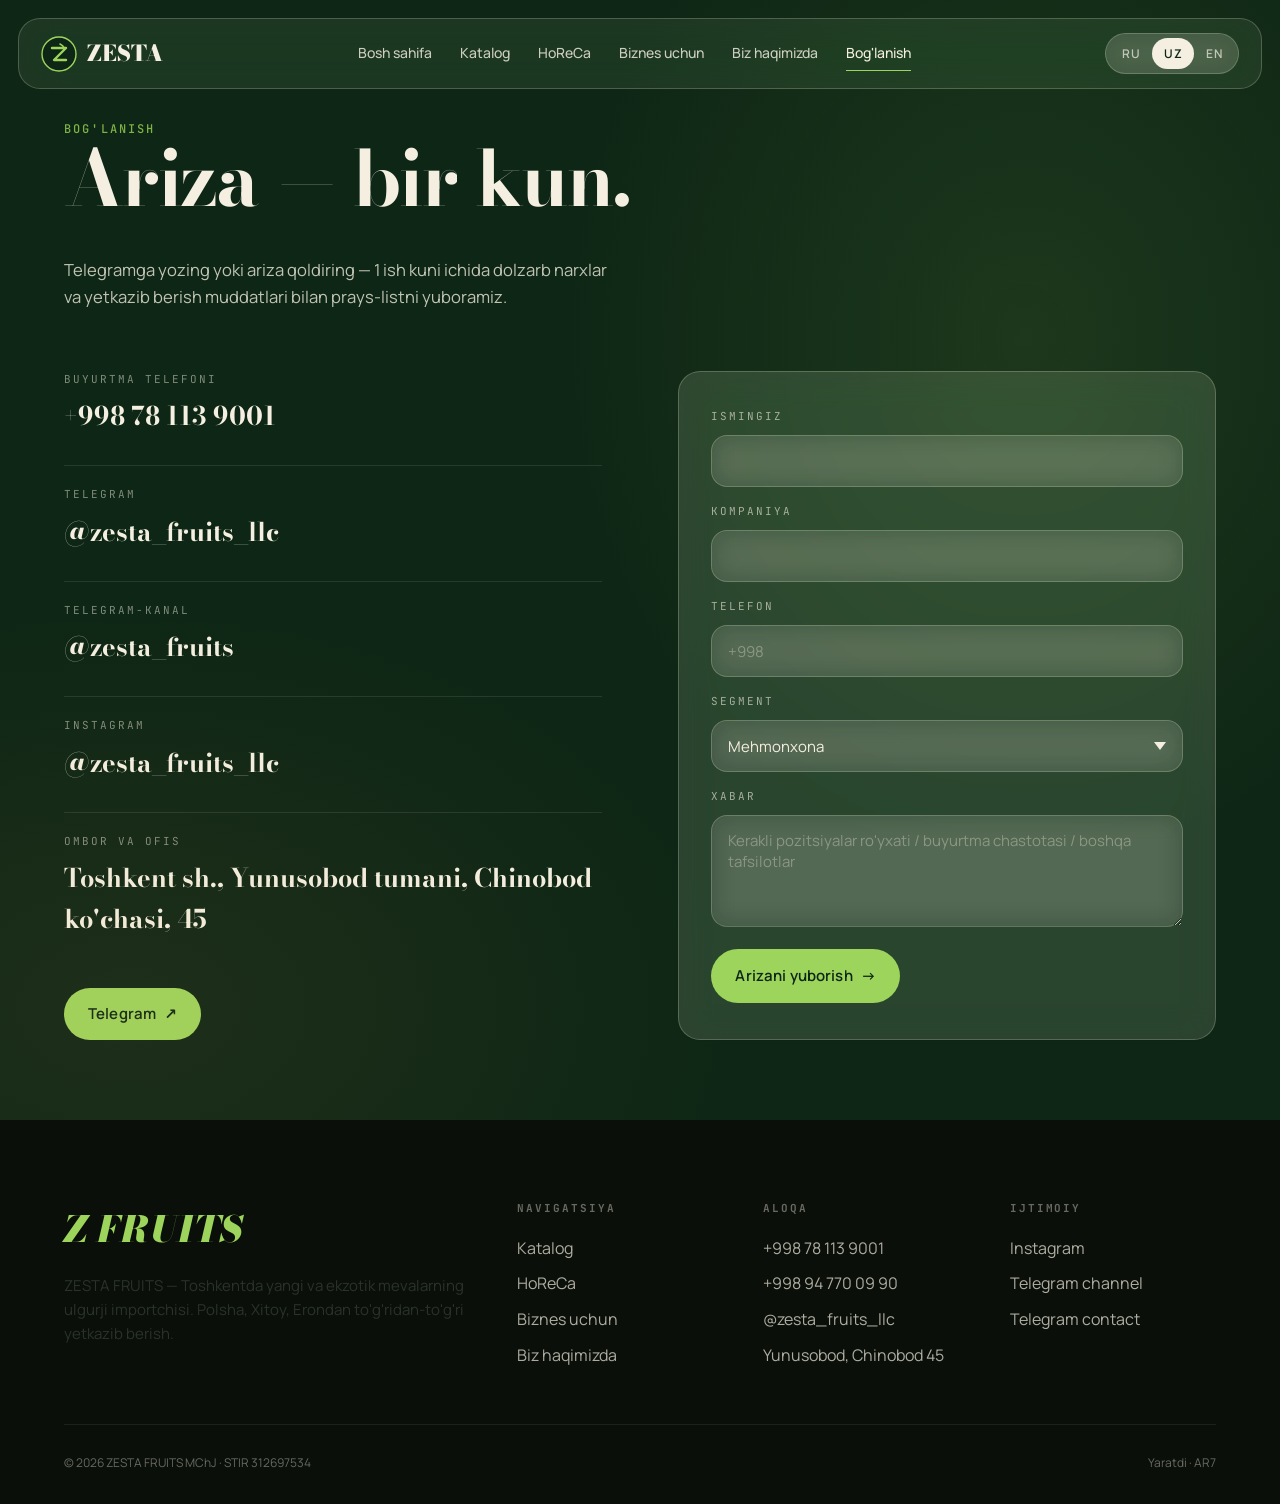
<file: contacts.html>
<!DOCTYPE html>
<html lang="uz">
<head>
<meta charset="UTF-8">
<meta name="viewport" content="width=device-width, initial-scale=1, viewport-fit=cover">
<title>Contacts · ZESTA FRUITS</title>
<meta name="description" content="ZESTA FRUITS contacts — phone, Telegram, Instagram, warehouse address. Submit a request and get a pricelist within 1 business day.">
<meta property="og:title" content="ZESTA FRUITS — Contacts">
<meta property="og:type" content="website">
<link rel="icon" type="image/svg+xml" href="assets/img/favicon.svg">
<link rel="apple-touch-icon" href="assets/img/apple-touch-icon.svg">
<link rel="stylesheet" href="assets/css/main.css">
</head>
<body>

<header class="header">
  <a href="index.html" class="header__brand">
    <span class="header__brand-mark">
      <svg viewBox="0 0 36 36" width="36" height="36" aria-hidden="true">
        <circle cx="18" cy="18" r="17" fill="#0E2615" stroke="#9DD55C" stroke-width="1.4"/>
        <path d="M11 12 H25 L13 24 H25" fill="none" stroke="#9DD55C" stroke-width="2.4" stroke-linecap="round" stroke-linejoin="round"/>
        <path d="M19 8c2 .8 3.6 2.4 4.4 4.4" fill="none" stroke="#9DD55C" stroke-width="1.6" stroke-linecap="round"/>
      </svg>
    </span>
    <span>ZESTA</span>
  </a>
  <nav class="header__nav">
    <a href="index.html"   data-page="index"    data-i18n="nav.home">Bosh sahifa</a>
    <a href="catalog.html" data-page="catalog"  data-i18n="nav.catalog">Katalog</a>
    <a href="horeca.html"  data-page="horeca"   data-i18n="nav.horeca">HoReCa</a>
    <a href="business.html"data-page="business" data-i18n="nav.business">Biznes uchun</a>
    <a href="about.html"   data-page="about"    data-i18n="nav.about">Biz haqimizda</a>
    <a href="contacts.html"data-page="contacts" data-i18n="nav.contacts">Bog'lanish</a>
  </nav>
  <div class="header__right">
    <div class="lang"><button data-lang="ru">RU</button><button data-lang="uz">UZ</button><button data-lang="en">EN</button></div>
    <button class="menu-toggle" type="button" aria-label="Menu"><span></span></button>
  </div>
</header>

<nav class="mobile-nav" aria-hidden="true">
  <a href="index.html"    data-i18n="nav.home">Bosh sahifa</a>
  <a href="catalog.html"  data-i18n="nav.catalog">Katalog</a>
  <a href="horeca.html"   data-i18n="nav.horeca">HoReCa</a>
  <a href="business.html" data-i18n="nav.business">Biznes uchun</a>
  <a href="about.html"    data-i18n="nav.about">Biz haqimizda</a>
  <a href="contacts.html" data-i18n="nav.contacts">Bog'lanish</a>
</nav>

<!-- HERO + SPLIT -->
<section class="hero" style="min-height:auto; padding-bottom:80px">
  <div class="wrap">
    <div style="margin-bottom:60px">
      <p class="eyebrow" data-i18n="co.eyebrow">BOG'LANISH</p>
      <h1 data-split data-i18n="co.h1.full">Ariza — bir kun.</h1>
      <p class="hero__lead" data-i18n="co.lead">Telegramga yozing yoki ariza qoldiring</p>
    </div>

    <div class="contact-split">
      <!-- LEFT: contact info -->
      <div class="contact-info">
        <div class="contact-info__row" style="border-top:0; padding-top:0">
          <div class="contact-info__label" data-i18n="co.label.phone">BUYURTMA TELEFONI</div>
          <div class="contact-info__value"><a href="tel:+998781139001">+998 78 113 9001</a></div>
        </div>
        <div class="contact-info__row">
          <div class="contact-info__label" data-i18n="co.label.tg">TELEGRAM</div>
          <div class="contact-info__value"><a href="https://t.me/zesta_fruits_llc" target="_blank" rel="noopener">@zesta_fruits_llc</a></div>
        </div>
        <div class="contact-info__row">
          <div class="contact-info__label" data-i18n="co.label.tgChan">TELEGRAM-KANAL</div>
          <div class="contact-info__value"><a href="https://t.me/zesta_fruits" target="_blank" rel="noopener">@zesta_fruits</a></div>
        </div>
        <div class="contact-info__row">
          <div class="contact-info__label" data-i18n="co.label.ig">INSTAGRAM</div>
          <div class="contact-info__value"><a href="https://instagram.com/zesta_fruits_llc" target="_blank" rel="noopener">@zesta_fruits_llc</a></div>
        </div>
        <div class="contact-info__row">
          <div class="contact-info__label" data-i18n="co.label.address">OMBOR VA OFIS</div>
          <div class="contact-info__value" data-i18n="co.address.value">Toshkent, Yunusobod tumani, Chinobod ko'chasi 45</div>
        </div>
        <div style="margin-top:20px">
          <a href="https://t.me/zesta_fruits_llc" class="btn btn--primary" data-magnetic="0.25" target="_blank" rel="noopener"><span data-i18n="cta.telegram">Telegram</span> <span class="arrow">↗</span></a>
        </div>
      </div>

      <!-- RIGHT: form -->
      <form class="form-card form" action="https://api.web3forms.com/submit" method="POST" novalidate>
        <input type="hidden" name="access_key" value="REPLACE_WITH_AR7_WEB3FORMS_KEY">
        <input type="hidden" name="subject" value="Zesta Fruits — Запрос прайса">
        <input type="hidden" name="from_name" value="Zesta Fruits website">
        <input type="checkbox" name="botcheck" style="display:none">

        <div class="form__row">
          <label data-i18n="co.form.name">ISMINGIZ</label>
          <input type="text" name="name" required>
        </div>
        <div class="form__row">
          <label data-i18n="co.form.company">KOMPANIYA</label>
          <input type="text" name="company">
        </div>
        <div class="form__row">
          <label data-i18n="co.form.phone">TELEFON</label>
          <input type="tel" name="phone" required placeholder="+998">
        </div>
        <div class="form__row">
          <label data-i18n="co.form.segment">SEGMENT</label>
          <select name="segment">
            <option value="hotel" data-i18n="co.form.seg.hotel">Mehmonxona</option>
            <option value="school" data-i18n="co.form.seg.school">Bog'cha / maktab</option>
            <option value="restaurant" data-i18n="co.form.seg.rest">Restoran</option>
            <option value="retail" data-i18n="co.form.seg.retail">Chakana</option>
            <option value="other" data-i18n="co.form.seg.other">Boshqa</option>
          </select>
        </div>
        <div class="form__row">
          <label data-i18n="co.form.message">XABAR</label>
          <textarea name="message" data-i18n-attr="placeholder:co.form.placeholder" placeholder="Kerakli pozitsiyalar ro'yxati"></textarea>
        </div>
        <button type="submit" class="btn btn--primary" data-magnetic="0.2" style="justify-self:start; margin-top:6px"><span data-i18n="co.form.submit">Arizani yuborish</span> <span class="arrow">→</span></button>
      </form>
    </div>
  </div>
</section>

<footer class="footer">
  <div class="wrap">
    <div class="footer__grid">
      <div class="footer__brand"><span class="footer__brand-mark">Z FRUITS</span><p data-i18n="foot.about">ZESTA FRUITS</p></div>
      <div class="footer__col"><h5 data-i18n="foot.col1">NAVIGATSIYA</h5><ul>
        <li><a href="catalog.html" data-i18n="nav.catalog">Katalog</a></li>
        <li><a href="horeca.html" data-i18n="nav.horeca">HoReCa</a></li>
        <li><a href="business.html" data-i18n="nav.business">Biznes uchun</a></li>
        <li><a href="about.html" data-i18n="nav.about">Biz haqimizda</a></li>
      </ul></div>
      <div class="footer__col"><h5 data-i18n="foot.col2">ALOQA</h5><ul>
        <li><a href="tel:+998781139001">+998 78 113 9001</a></li>
        <li><a href="tel:+998947700990">+998 94 770 09 90</a></li>
        <li><a href="https://t.me/zesta_fruits_llc">@zesta_fruits_llc</a></li>
        <li>Yunusobod, Chinobod 45</li>
      </ul></div>
      <div class="footer__col"><h5 data-i18n="foot.col3">IJTIMOIY</h5><ul>
        <li><a href="https://instagram.com/zesta_fruits_llc">Instagram</a></li>
        <li><a href="https://t.me/zesta_fruits">Telegram channel</a></li>
        <li><a href="https://t.me/zesta_fruits_llc">Telegram contact</a></li>
      </ul></div>
    </div>
    <div class="footer__bottom">
      <span data-i18n="foot.rights">© 2026 ZESTA FRUITS MChJ · STIR 312697534</span>
      <span><span data-i18n="foot.credit">Yaratdi</span> · AR7</span>
    </div>
  </div>
</footer>

<script src="assets/js/i18n.js"></script>
<script src="assets/js/main.js"></script>
<script src="assets/js/effects.js" defer></script>
</body>
</html>
</file>
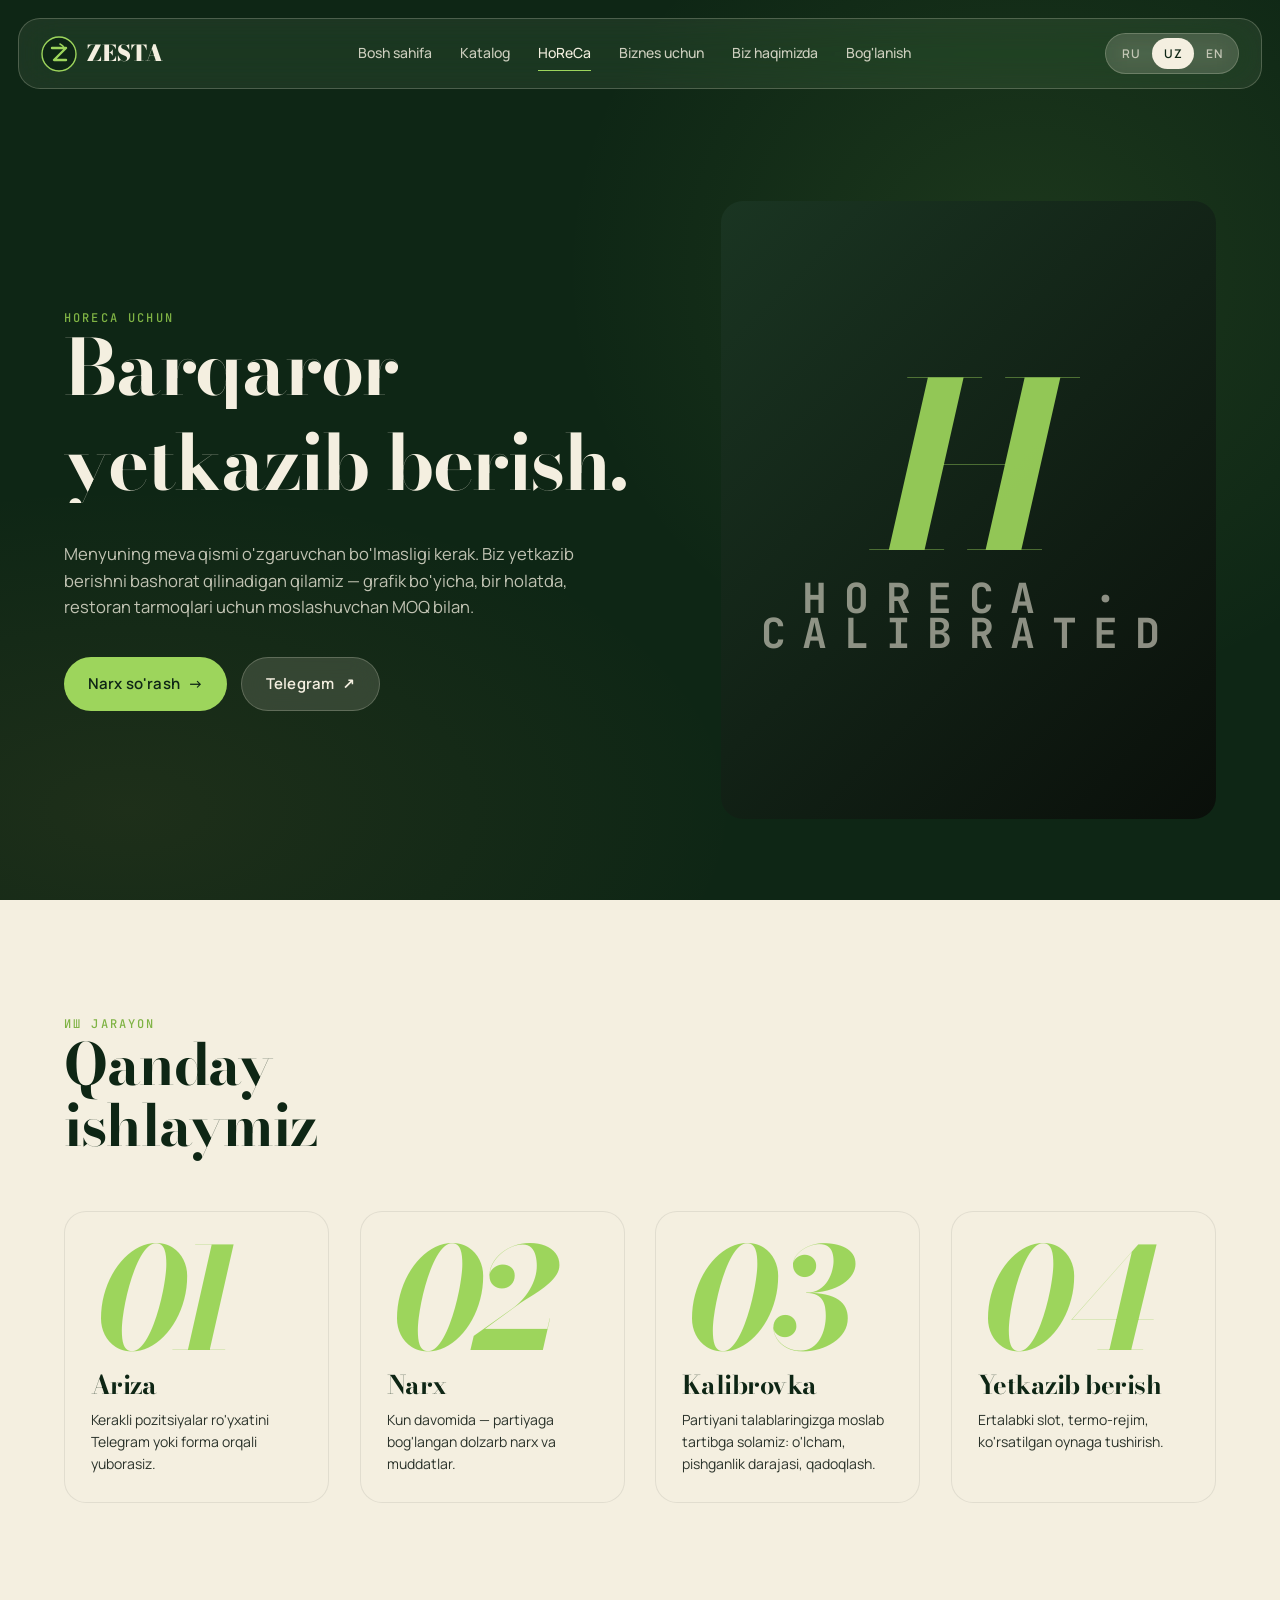
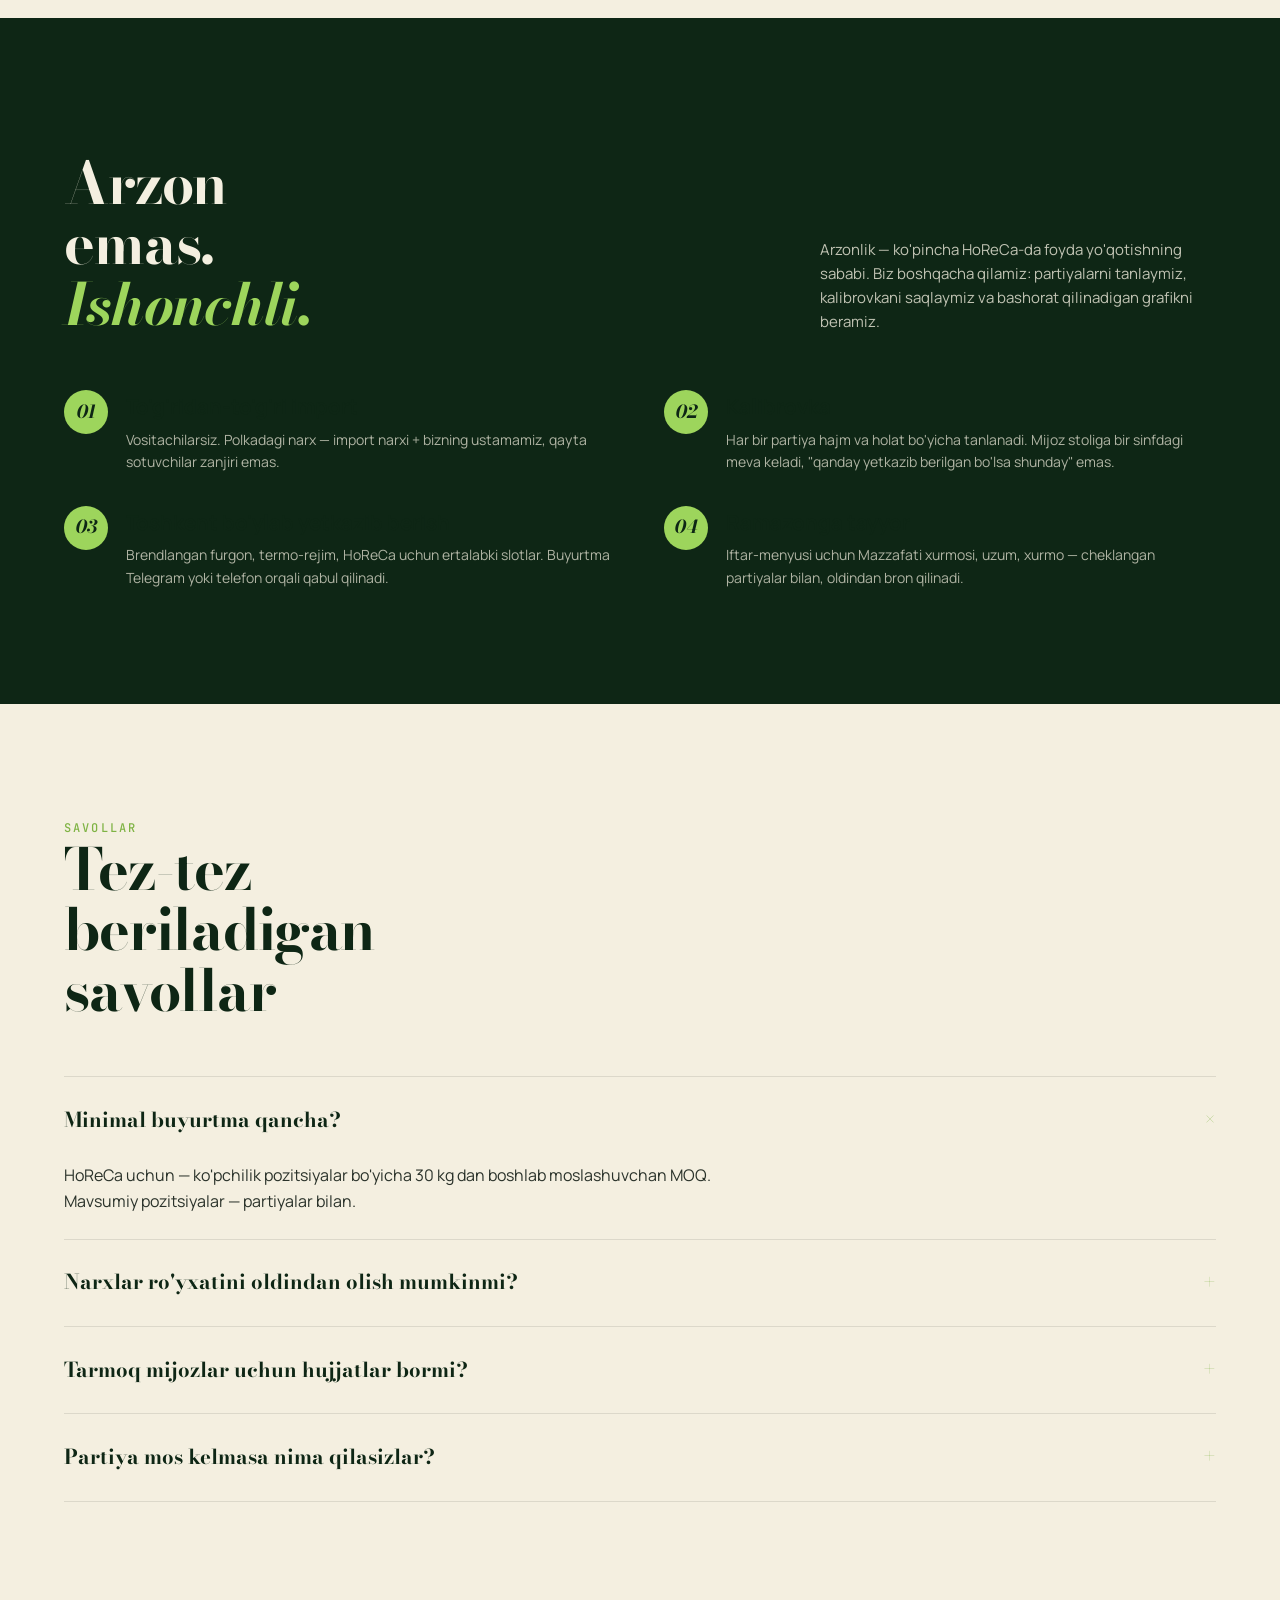
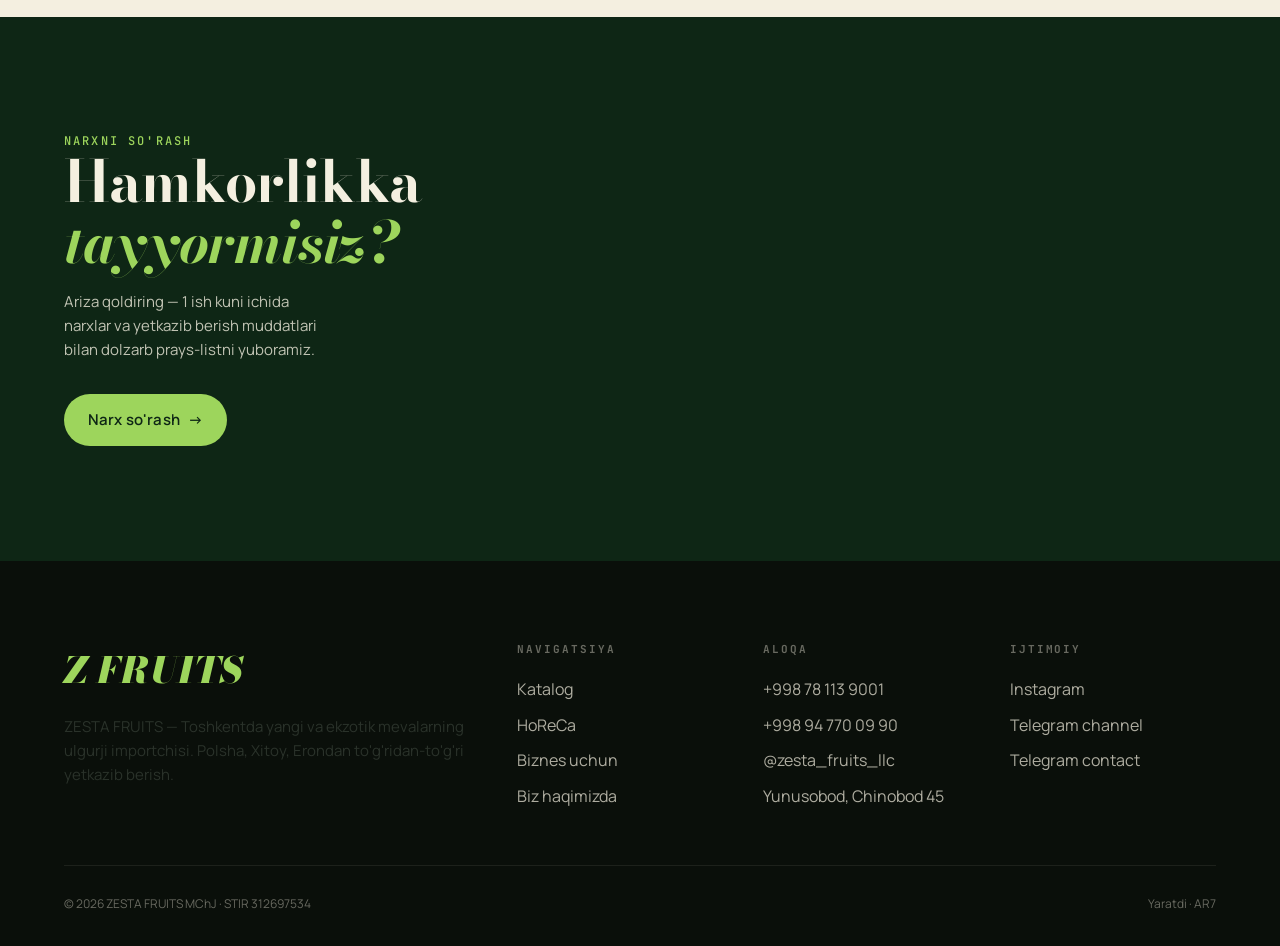
<file: horeca.html>
<!DOCTYPE html>
<html lang="uz">
<head>
<meta charset="UTF-8">
<meta name="viewport" content="width=device-width, initial-scale=1, viewport-fit=cover">
<title>HoReCa · ZESTA FRUITS</title>
<meta name="description" content="ZESTA FRUITS for HoReCa — stable supply for chefs and buyers. Calibration, MOQ flexibility, morning delivery slots, supply contract.">
<meta property="og:title" content="ZESTA FRUITS — for HoReCa">
<meta property="og:type" content="website">
<link rel="icon" type="image/svg+xml" href="assets/img/favicon.svg">
<link rel="apple-touch-icon" href="assets/img/apple-touch-icon.svg">
<link rel="stylesheet" href="assets/css/main.css">
</head>
<body>

<header class="header">
  <a href="index.html" class="header__brand">
    <span class="header__brand-mark">
      <svg viewBox="0 0 36 36" width="36" height="36" aria-hidden="true">
        <circle cx="18" cy="18" r="17" fill="#0E2615" stroke="#9DD55C" stroke-width="1.4"/>
        <path d="M11 12 H25 L13 24 H25" fill="none" stroke="#9DD55C" stroke-width="2.4" stroke-linecap="round" stroke-linejoin="round"/>
        <path d="M19 8c2 .8 3.6 2.4 4.4 4.4" fill="none" stroke="#9DD55C" stroke-width="1.6" stroke-linecap="round"/>
      </svg>
    </span>
    <span>ZESTA</span>
  </a>
  <nav class="header__nav">
    <a href="index.html"   data-page="index"    data-i18n="nav.home">Bosh sahifa</a>
    <a href="catalog.html" data-page="catalog"  data-i18n="nav.catalog">Katalog</a>
    <a href="horeca.html"  data-page="horeca"   data-i18n="nav.horeca">HoReCa</a>
    <a href="business.html"data-page="business" data-i18n="nav.business">Biznes uchun</a>
    <a href="about.html"   data-page="about"    data-i18n="nav.about">Biz haqimizda</a>
    <a href="contacts.html"data-page="contacts" data-i18n="nav.contacts">Bog'lanish</a>
  </nav>
  <div class="header__right">
    <div class="lang"><button data-lang="ru">RU</button><button data-lang="uz">UZ</button><button data-lang="en">EN</button></div>
    <button class="menu-toggle" type="button" aria-label="Menu"><span></span></button>
  </div>
</header>

<nav class="mobile-nav" aria-hidden="true">
  <a href="index.html"    data-i18n="nav.home">Bosh sahifa</a>
  <a href="catalog.html"  data-i18n="nav.catalog">Katalog</a>
  <a href="horeca.html"   data-i18n="nav.horeca">HoReCa</a>
  <a href="business.html" data-i18n="nav.business">Biznes uchun</a>
  <a href="about.html"    data-i18n="nav.about">Biz haqimizda</a>
  <a href="contacts.html" data-i18n="nav.contacts">Bog'lanish</a>
</nav>

<!-- HERO -->
<section class="hero">
  <div class="wrap hero__inner">
    <div>
      <p class="eyebrow" data-i18n="hor.eyebrow">HORECA UCHUN</p>
      <h1 data-split data-i18n="hor.h1.full">Barqaror yetkazib berish.</h1>
      <p class="hero__lead" data-i18n="hor.lead">Menyuning meva qismi o'zgaruvchan bo'lmasligi kerak</p>
      <div class="hero__cta">
        <a href="contacts.html" class="btn btn--primary" data-magnetic="0.25"><span data-i18n="cta.price">Narx so'rash</span> <span class="arrow">→</span></a>
        <a href="https://t.me/zesta_fruits_llc" class="btn btn--ghost" data-magnetic="0.2"><span data-i18n="cta.telegram">Telegram</span> <span class="arrow">↗</span></a>
      </div>
    </div>
    <div class="hero__visual" aria-hidden="true">
      <div class="hero__visual-mark">
        H<small>HORECA · CALIBRATED</small>
      </div>
    </div>
  </div>
</section>

<!-- 4-STEP FLOW -->
<section class="section">
  <div class="wrap">
    <div class="section-head">
      <div class="section-head__title">
        <p class="eyebrow" data-blur>ИШ JARAYON</p>
        <h2 data-blur data-i18n="hor.flow.title">Qanday ishlaymiz</h2>
      </div>
    </div>
    <div class="grid grid-4">
      <article class="card" data-tilt="5">
        <div class="card__iso">01</div>
        <h3 class="card__title" data-i18n="hor.flow.s1.t">Ariza</h3>
        <p style="font-size:14px;margin-top:6px" data-i18n="hor.flow.s1.l">Telegram yoki forma orqali</p>
      </article>
      <article class="card" data-tilt="5">
        <div class="card__iso">02</div>
        <h3 class="card__title" data-i18n="hor.flow.s2.t">Narx</h3>
        <p style="font-size:14px;margin-top:6px" data-i18n="hor.flow.s2.l">Kun davomida</p>
      </article>
      <article class="card" data-tilt="5">
        <div class="card__iso">03</div>
        <h3 class="card__title" data-i18n="hor.flow.s3.t">Kalibrovka</h3>
        <p style="font-size:14px;margin-top:6px" data-i18n="hor.flow.s3.l">Talablaringizga moslab</p>
      </article>
      <article class="card" data-tilt="5">
        <div class="card__iso">04</div>
        <h3 class="card__title" data-i18n="hor.flow.s4.t">Yetkazib berish</h3>
        <p style="font-size:14px;margin-top:6px" data-i18n="hor.flow.s4.l">Ertalabki slot, termo-rejim</p>
      </article>
    </div>
  </div>
</section>

<!-- BENEFITS -->
<section class="section section--dark">
  <div class="wrap">
    <div class="section-head">
      <div class="section-head__title">
        <p class="eyebrow" data-blur data-i18n="why.eyebrow">NEGA ZESTA</p>
        <h2 data-blur><span data-i18n="why.title">Arzon emas.</span> <em data-i18n="why.titleEm">Ishonchli.</em></h2>
      </div>
      <p class="section-head__lead" data-blur data-i18n="why.lead">Arzonlik HoReCa-da foyda yo'qotishning sababi</p>
    </div>
    <div class="feat-list">
      <div class="feat"><div class="feat__num">01</div><div><h4 data-i18n="why.f1.title">To'g'ridan-to'g'ri import</h4><p data-i18n="why.f1.lead">Vositachilarsiz</p></div></div>
      <div class="feat"><div class="feat__num">02</div><div><h4 data-i18n="why.f2.title">Kalibrovka</h4><p data-i18n="why.f2.lead">Bir sinfdagi meva</p></div></div>
      <div class="feat"><div class="feat__num">03</div><div><h4 data-i18n="why.f3.title">Toshkent bo'ylab yetkazib berish</h4><p data-i18n="why.f3.lead">Brendlangan furgon</p></div></div>
      <div class="feat"><div class="feat__num">04</div><div><h4 data-i18n="why.f4.title">Ramazonga tayyor</h4><p data-i18n="why.f4.lead">Mazzafati xurmosi</p></div></div>
    </div>
  </div>
</section>

<!-- FAQ -->
<section class="section">
  <div class="wrap">
    <div class="section-head">
      <div class="section-head__title">
        <p class="eyebrow" data-blur>SAVOLLAR</p>
        <h2 data-blur data-i18n="hor.faq.title">Tez-tez beriladigan savollar</h2>
      </div>
    </div>
    <div class="acc">
      <details class="acc-item" open>
        <summary data-i18n="hor.faq.q1">Minimal buyurtma qancha?</summary>
        <div class="acc-item__body" data-i18n="hor.faq.a1">HoReCa uchun moslashuvchan MOQ</div>
      </details>
      <details class="acc-item">
        <summary data-i18n="hor.faq.q2">Narxlar ro'yxatini oldindan olish mumkinmi?</summary>
        <div class="acc-item__body" data-i18n="hor.faq.a2">Haftada bir marta yoki so'rov bo'yicha</div>
      </details>
      <details class="acc-item">
        <summary data-i18n="hor.faq.q3">Tarmoq mijozlar uchun hujjatlar bormi?</summary>
        <div class="acc-item__body" data-i18n="hor.faq.a3">Shartnoma, ish-xarid, schyot-faktura</div>
      </details>
      <details class="acc-item">
        <summary data-i18n="hor.faq.q4">Partiya mos kelmasa nima qilasizlar?</summary>
        <div class="acc-item__body" data-i18n="hor.faq.a4">24 soat ichida almashtirish yoki qaytarish</div>
      </details>
    </div>
  </div>
</section>

<!-- CTA -->
<section class="section section--dark">
  <div class="wrap">
    <div class="section-head" style="margin-bottom:0">
      <div class="section-head__title">
        <p class="eyebrow" data-i18n="cta.eyebrow">NARXNI SO'RASH</p>
        <h2><span data-i18n="cta.title">Hamkorlikka</span> <em data-i18n="cta.titleEm">tayyormisiz?</em></h2>
        <p style="margin-top:18px" data-i18n="cta.lead">Ariza qoldiring</p>
        <p style="margin-top:32px"><a href="contacts.html" class="btn btn--primary" data-magnetic="0.25"><span data-i18n="cta.price">Narx so'rash</span> <span class="arrow">→</span></a></p>
      </div>
    </div>
  </div>
</section>

<footer class="footer">
  <div class="wrap">
    <div class="footer__grid">
      <div class="footer__brand">
        <span class="footer__brand-mark">Z FRUITS</span>
        <p data-i18n="foot.about">ZESTA FRUITS</p>
      </div>
      <div class="footer__col">
        <h5 data-i18n="foot.col1">NAVIGATSIYA</h5>
        <ul>
          <li><a href="catalog.html" data-i18n="nav.catalog">Katalog</a></li>
          <li><a href="horeca.html" data-i18n="nav.horeca">HoReCa</a></li>
          <li><a href="business.html" data-i18n="nav.business">Biznes uchun</a></li>
          <li><a href="about.html" data-i18n="nav.about">Biz haqimizda</a></li>
        </ul>
      </div>
      <div class="footer__col">
        <h5 data-i18n="foot.col2">ALOQA</h5>
        <ul>
          <li><a href="tel:+998781139001">+998 78 113 9001</a></li>
          <li><a href="tel:+998947700990">+998 94 770 09 90</a></li>
          <li><a href="https://t.me/zesta_fruits_llc">@zesta_fruits_llc</a></li>
          <li>Yunusobod, Chinobod 45</li>
        </ul>
      </div>
      <div class="footer__col">
        <h5 data-i18n="foot.col3">IJTIMOIY</h5>
        <ul>
          <li><a href="https://instagram.com/zesta_fruits_llc">Instagram</a></li>
          <li><a href="https://t.me/zesta_fruits">Telegram channel</a></li>
          <li><a href="https://t.me/zesta_fruits_llc">Telegram contact</a></li>
        </ul>
      </div>
    </div>
    <div class="footer__bottom">
      <span data-i18n="foot.rights">© 2026 ZESTA FRUITS MChJ · STIR 312697534</span>
      <span><span data-i18n="foot.credit">Yaratdi</span> · AR7</span>
    </div>
  </div>
</footer>

<script src="assets/js/i18n.js"></script>
<script src="assets/js/main.js"></script>
<script src="assets/js/effects.js" defer></script>
</body>
</html>
</file>
<file: assets/css/main.css>
/* ZESTA FRUITS — World Importer Editorial
   Design system per AR7 v3 DESIGN STANDARDS
   ─────────────────────────────────────────── */

@import url('https://fonts.googleapis.com/css2?family=Bodoni+Moda:ital,opsz,wght@0,6..96,400;0,6..96,700;0,6..96,900;1,6..96,400;1,6..96,700&family=Manrope:wght@300;400;500;600;700;800&family=JetBrains+Mono:wght@400;500;700&display=swap');

:root {
  --c-forest: #0E2615;
  --c-forest-dim: #1A3522;
  --c-lime: #9DD55C;
  --c-lime-dim: #7FB344;
  --c-paper: #F4EFE0;
  --c-paper-dim: #E8E0CB;
  --c-ink: #0A0F0A;
  --c-ink-dim: #2A322A;
  --c-amber: #D9994F;
  --c-yellow: #F2D632;

  --r-pill: 999px;
  --r-lg: 22px;
  --r-md: 16px;
  --r-sm: 10px;

  --glass-bg: rgba(244, 239, 224, 0.08);
  --glass-bg-dense: rgba(244, 239, 224, 0.14);
  --glass-border: rgba(244, 239, 224, 0.22);
  --glass-blur: 22px;
  --glass-blur-dense: 34px;

  --f-display: 'Bodoni Moda', Georgia, serif;
  --f-body: 'Manrope', system-ui, -apple-system, sans-serif;
  --f-mono: 'JetBrains Mono', ui-monospace, monospace;

  --shadow-sm: 0 2px 8px rgba(10,15,10,0.06);
  --shadow-md: 0 8px 28px rgba(10,15,10,0.10);
  --shadow-lg: 0 24px 60px rgba(10,15,10,0.14);

  --ease-out: cubic-bezier(0.22, 1, 0.36, 1);
  --ease-soft: cubic-bezier(0.4, 0, 0.2, 1);

  --max-w: 1320px;
  --pad-x: clamp(20px, 5vw, 64px);
}

/* RESET */
*, *::before, *::after { box-sizing: border-box; margin: 0; padding: 0; }
html { scroll-behavior: smooth; -webkit-text-size-adjust: 100%; }
body {
  font-family: var(--f-body);
  font-size: 16px;
  line-height: 1.6;
  color: var(--c-ink);
  background: var(--c-paper);
  overflow-x: hidden;
  font-feature-settings: "kern" 1, "liga" 1;
  -webkit-font-smoothing: antialiased;
  -moz-osx-font-smoothing: grayscale;
}
a { color: inherit; text-decoration: none; }
button { background: none; border: 0; font: inherit; cursor: pointer; color: inherit; }
img, svg, video { display: block; max-width: 100%; height: auto; }
ul, ol { list-style: none; }

::selection { background: var(--c-lime); color: var(--c-forest); }

/* TYPOGRAPHY */
.display, h1, h2, h3 {
  font-family: var(--f-display);
  font-weight: 700;
  line-height: 1.05;
  letter-spacing: -0.02em;
  color: var(--c-forest);
}
h1 { font-size: clamp(42px, 7vw, 96px); }
h2 { font-size: clamp(32px, 4.5vw, 60px); }
h3 { font-size: clamp(22px, 2.4vw, 32px); }
h4 { font-family: var(--f-body); font-weight: 700; font-size: clamp(18px, 1.6vw, 22px); color: var(--c-forest); }
p  { font-size: clamp(15px, 1.05vw, 17px); color: var(--c-ink-dim); max-width: 65ch; }

.eyebrow {
  font-family: var(--f-mono);
  font-size: 12px;
  letter-spacing: 0.18em;
  text-transform: uppercase;
  color: var(--c-lime-dim);
  font-weight: 500;
}
.italic { font-style: italic; color: var(--c-lime-dim); }
.mono { font-family: var(--f-mono); }

/* LAYOUT */
.wrap { max-width: var(--max-w); margin: 0 auto; padding: 0 var(--pad-x); }
.section { padding: clamp(80px, 9vw, 140px) 0; }
.section--dark { background: var(--c-forest); color: var(--c-paper); }
.section--dark h1, .section--dark h2, .section--dark h3 { color: var(--c-paper); }
.section--dark p { color: rgba(244,239,224,0.78); }
.section--dark .eyebrow { color: var(--c-lime); }

.grid { display: grid; gap: clamp(20px, 2.4vw, 32px); }
.grid-2 { grid-template-columns: repeat(2, 1fr); }
.grid-3 { grid-template-columns: repeat(3, 1fr); }
.grid-4 { grid-template-columns: repeat(4, 1fr); }

/* HEADER — floating glass capsule */
.header {
  position: fixed; top: 18px; left: 50%; transform: translateX(-50%);
  width: calc(100% - 36px); max-width: var(--max-w);
  z-index: 100;
  background: var(--glass-bg);
  backdrop-filter: blur(var(--glass-blur)) saturate(140%);
  -webkit-backdrop-filter: blur(var(--glass-blur)) saturate(140%);
  border: 1px solid var(--glass-border);
  border-radius: var(--r-lg);
  padding: 14px 22px;
  display: flex; align-items: center; justify-content: space-between;
  transition: background 0.28s var(--ease-out), backdrop-filter 0.28s var(--ease-out), box-shadow 0.28s var(--ease-out);
}
.header.is-scrolled {
  background: var(--glass-bg-dense);
  backdrop-filter: blur(var(--glass-blur-dense)) saturate(160%);
  -webkit-backdrop-filter: blur(var(--glass-blur-dense)) saturate(160%);
  box-shadow: var(--shadow-md);
}
.header__brand { display: flex; align-items: center; gap: 10px; font-family: var(--f-display); font-weight: 900; font-size: 22px; color: var(--c-paper); }
.header__brand-mark { width: 36px; height: 36px; display: grid; place-items: center; }
.header__nav { display: flex; gap: 28px; }
.header__nav a {
  font-size: 14px; font-weight: 500; color: rgba(244,239,224,0.82);
  position: relative; padding: 6px 0; transition: color 0.2s var(--ease-out);
}
.header__nav a::after {
  content: ''; position: absolute; left: 0; right: 0; bottom: 0;
  height: 1px; background: var(--c-lime); transform: scaleX(0); transform-origin: left;
  transition: transform 0.32s var(--ease-out);
}
.header__nav a:hover, .header__nav a.is-active { color: var(--c-paper); }
.header__nav a:hover::after, .header__nav a.is-active::after { transform: scaleX(1); }

.header__right { display: flex; align-items: center; gap: 12px; }

/* LANG SWITCHER */
.lang {
  display: inline-flex; padding: 4px;
  background: var(--glass-bg-dense);
  border: 1px solid var(--glass-border);
  border-radius: var(--r-pill);
  backdrop-filter: blur(12px);
  -webkit-backdrop-filter: blur(12px);
}
.lang button {
  padding: 6px 12px; font-size: 12px; font-weight: 600;
  letter-spacing: 0.04em; color: rgba(244,239,224,0.72);
  border-radius: var(--r-pill); transition: all 0.24s var(--ease-out);
}
.lang button.is-active { background: var(--c-paper); color: var(--c-forest); }
.lang button:hover:not(.is-active) { color: var(--c-paper); }

/* MOBILE MENU TOGGLE */
.menu-toggle {
  display: none; width: 42px; height: 42px;
  background: var(--glass-bg-dense);
  border: 1px solid var(--glass-border);
  border-radius: 50%;
  backdrop-filter: blur(12px);
  -webkit-backdrop-filter: blur(12px);
  align-items: center; justify-content: center;
  color: var(--c-paper);
}
.menu-toggle span { display: block; width: 18px; height: 1.5px; background: currentColor; position: relative; }
.menu-toggle span::before, .menu-toggle span::after {
  content: ''; position: absolute; left: 0; width: 100%; height: 100%; background: currentColor;
  transition: transform 0.24s var(--ease-out);
}
.menu-toggle span::before { top: -6px; }
.menu-toggle span::after  { top: 6px; }
.menu-toggle.is-open span { background: transparent; }
.menu-toggle.is-open span::before { transform: translateY(6px) rotate(45deg); }
.menu-toggle.is-open span::after  { transform: translateY(-6px) rotate(-45deg); }

.mobile-nav {
  position: fixed; top: 0; right: 0; bottom: 0; width: min(86%, 360px);
  background: var(--c-forest); color: var(--c-paper);
  padding: 90px 28px 32px;
  transform: translateX(100%); transition: transform 0.36s var(--ease-out);
  z-index: 95;
  display: flex; flex-direction: column; gap: 4px;
  border-left: 1px solid rgba(244,239,224,0.10);
}
.mobile-nav.is-open { transform: translateX(0); }
.mobile-nav a {
  font-size: 22px; font-weight: 600; padding: 14px 0;
  border-bottom: 1px solid rgba(244,239,224,0.08);
}
.mobile-nav a.is-active { color: var(--c-lime); }
.mobile-nav__contact { margin-top: auto; padding-top: 24px; border-top: 1px solid rgba(244,239,224,0.10); font-size: 13px; color: rgba(244,239,224,0.62); }

/* BUTTONS */
.btn {
  display: inline-flex; align-items: center; gap: 8px;
  padding: 14px 24px;
  border-radius: var(--r-pill);
  font-weight: 600; font-size: 15px;
  letter-spacing: 0.01em;
  transition: transform 0.28s var(--ease-out), background 0.24s var(--ease-out), color 0.24s var(--ease-out), box-shadow 0.24s var(--ease-out);
  white-space: nowrap;
}
.btn--primary { background: var(--c-lime); color: var(--c-forest); }
.btn--primary:hover { background: var(--c-paper); transform: translateY(-2px); box-shadow: var(--shadow-md); }
.btn--ghost {
  background: var(--glass-bg-dense);
  border: 1px solid var(--glass-border);
  color: var(--c-paper);
  backdrop-filter: blur(14px);
  -webkit-backdrop-filter: blur(14px);
}
.btn--ghost:hover { background: var(--c-paper); color: var(--c-forest); border-color: transparent; transform: translateY(-2px); }
.btn--dark { background: var(--c-forest); color: var(--c-paper); }
.btn--dark:hover { background: var(--c-ink); transform: translateY(-2px); }
.btn .arrow { transition: transform 0.28s var(--ease-out); }
.btn:hover .arrow { transform: translate(2px, -2px); }

/* HERO */
.hero {
  min-height: 100vh;
  padding-top: 120px;
  display: flex; align-items: center;
  background: var(--c-forest);
  color: var(--c-paper);
  position: relative;
  overflow: hidden;
}
.hero::before {
  content: ''; position: absolute; inset: 0;
  background:
    radial-gradient(ellipse 60% 80% at 80% 30%, rgba(157,213,92,0.10) 0%, transparent 60%),
    radial-gradient(ellipse 80% 60% at 10% 90%, rgba(217,153,79,0.08) 0%, transparent 60%);
  pointer-events: none;
}
.hero__inner { position: relative; z-index: 2; display: grid; grid-template-columns: 1.2fr 1fr; gap: clamp(40px, 5vw, 80px); align-items: center; width: 100%; }
.hero__codes {
  display: flex; gap: clamp(12px, 1.6vw, 24px); margin-bottom: 28px;
  font-family: var(--f-display); font-style: italic;
  font-size: clamp(80px, 14vw, 200px); line-height: 0.9; font-weight: 700;
  color: var(--c-lime); letter-spacing: -0.04em;
}
.hero__codes span:nth-child(2) { color: var(--c-amber); }
.hero__codes span:nth-child(3) { color: var(--c-paper); }
.hero__codes span:nth-child(4) { color: rgba(244,239,224,0.32); }
.hero h1 { color: var(--c-paper); font-size: clamp(42px, 6vw, 84px); margin-bottom: 24px; }
.hero h1 em { color: var(--c-lime); font-style: italic; }
.hero__lead { font-size: clamp(16px, 1.3vw, 19px); color: rgba(244,239,224,0.78); max-width: 56ch; margin-bottom: 36px; }
.hero__cta { display: flex; gap: 14px; flex-wrap: wrap; }
.hero__visual {
  position: relative; aspect-ratio: 4/5; border-radius: var(--r-lg); overflow: hidden;
  background: linear-gradient(135deg, var(--c-forest-dim) 0%, var(--c-ink) 100%);
  display: grid; place-items: center;
}
.hero__visual-mark {
  font-family: var(--f-display); font-style: italic; font-weight: 700;
  font-size: clamp(120px, 18vw, 280px);
  color: var(--c-lime); opacity: 0.92;
  line-height: 0.85; text-align: center;
}
.hero__visual-mark small {
  display: block; font-size: 0.18em; font-style: normal; font-family: var(--f-mono);
  color: rgba(244,239,224,0.6); letter-spacing: 0.4em; margin-top: 0.4em;
}

.hero__scroll {
  position: absolute; bottom: 32px; left: 50%; transform: translateX(-50%);
  font-family: var(--f-mono); font-size: 11px; color: rgba(244,239,224,0.5);
  letter-spacing: 0.3em; text-transform: uppercase;
  display: flex; flex-direction: column; align-items: center; gap: 12px;
}
.hero__scroll::after {
  content: ''; width: 1px; height: 38px; background: linear-gradient(to bottom, rgba(244,239,224,0.5), transparent);
  animation: scrollPulse 2.4s var(--ease-out) infinite;
}
@keyframes scrollPulse { 0%, 100% { opacity: 0.4; transform: scaleY(1); } 50% { opacity: 1; transform: scaleY(1.5); } }

/* TRUST STRIP */
.trust {
  background: var(--c-paper-dim);
  padding: 28px 0;
  border-top: 1px solid rgba(10,15,10,0.06);
  border-bottom: 1px solid rgba(10,15,10,0.06);
}
.trust__grid { display: grid; grid-template-columns: repeat(4, 1fr); gap: 24px; }
.trust__cell { text-align: center; }
.trust__num { font-family: var(--f-display); font-size: clamp(36px, 4vw, 56px); font-weight: 700; color: var(--c-forest); line-height: 1; margin-bottom: 6px; }
.trust__label { font-family: var(--f-mono); font-size: 11px; letter-spacing: 0.16em; text-transform: uppercase; color: var(--c-ink-dim); }

/* MARQUEE — countries banner */
.marquee {
  background: var(--c-forest); color: var(--c-lime); padding: 22px 0;
  overflow: hidden; border-top: 1px solid rgba(244,239,224,0.08); border-bottom: 1px solid rgba(244,239,224,0.08);
  white-space: nowrap;
}
.marquee__track { display: inline-flex; gap: 56px; animation: scroll 32s linear infinite; font-family: var(--f-display); font-style: italic; font-size: clamp(22px, 3vw, 36px); font-weight: 700; }
.marquee__track > * { display: inline-flex; align-items: center; gap: 18px; }
.marquee__track > * + *::before { content: '·'; color: rgba(157,213,92,0.4); margin-right: 38px; }
@keyframes scroll { from { transform: translateX(0); } to { transform: translateX(-50%); } }

/* SECTION HEADER */
.section-head { display: flex; justify-content: space-between; align-items: end; flex-wrap: wrap; gap: 20px; margin-bottom: 56px; }
.section-head__title { max-width: 26ch; }
.section-head__title h2 em { font-style: italic; color: var(--c-lime-dim); }
.section--dark .section-head__title h2 em { color: var(--c-lime); }
.section-head__lead { max-width: 44ch; }

/* CARD GRID — featured / catalog */
.card {
  position: relative;
  background: var(--c-paper);
  border: 1px solid rgba(10,15,10,0.08);
  border-radius: var(--r-lg);
  padding: 28px 26px 26px;
  overflow: hidden;
  transition: transform 0.4s var(--ease-out), box-shadow 0.4s var(--ease-out);
}
.section--dark .card { background: var(--c-forest-dim); border-color: rgba(244,239,224,0.1); color: var(--c-paper); }
.card__iso {
  font-family: var(--f-display); font-style: italic; font-weight: 700;
  font-size: clamp(96px, 11vw, 156px); line-height: 0.85;
  color: var(--c-lime); margin-bottom: 12px; letter-spacing: -0.04em;
}
.card__country { font-family: var(--f-mono); font-size: 11px; letter-spacing: 0.18em; text-transform: uppercase; color: var(--c-ink-dim); margin-bottom: 4px; }
.section--dark .card__country { color: rgba(244,239,224,0.6); }
.card__title { font-family: var(--f-display); font-size: clamp(20px, 2vw, 26px); font-weight: 700; color: var(--c-forest); margin-bottom: 10px; }
.section--dark .card__title { color: var(--c-paper); }
.card__meta { display: flex; gap: 12px; align-items: center; flex-wrap: wrap; padding-top: 14px; border-top: 1px solid rgba(10,15,10,0.08); margin-top: 16px; }
.section--dark .card__meta { border-color: rgba(244,239,224,0.1); }
.card__hs {
  font-family: var(--f-mono); font-size: 11px; letter-spacing: 0.06em;
  background: rgba(157,213,92,0.14); color: var(--c-forest);
  padding: 4px 10px; border-radius: var(--r-sm);
  backdrop-filter: blur(8px); -webkit-backdrop-filter: blur(8px);
}
.section--dark .card__hs { background: rgba(157,213,92,0.16); color: var(--c-lime); }
.card__price { font-family: var(--f-mono); font-size: 13px; font-weight: 700; color: var(--c-forest); margin-left: auto; }
.section--dark .card__price { color: var(--c-paper); }

/* TILT GLARE */
.tilt-host { transform-style: preserve-3d; will-change: transform; }
.tilt-glare {
  position: absolute; inset: 0; pointer-events: none;
  background: radial-gradient(circle at var(--gx, 50%) var(--gy, 50%), rgba(244,239,224,0.32), transparent 50%);
  opacity: 0; transition: opacity 0.32s var(--ease-out);
  mix-blend-mode: screen; border-radius: inherit;
}
.tilt-host:hover .tilt-glare { opacity: 1; }

/* VERTICALS — for-business cards */
.vert-card {
  position: relative; padding: 36px 28px 32px;
  background: var(--c-paper); border-radius: var(--r-lg);
  border: 1px solid rgba(10,15,10,0.08);
  transition: transform 0.4s var(--ease-out), border-color 0.4s var(--ease-out);
  display: flex; flex-direction: column; gap: 14px; min-height: 280px;
}
.vert-card__num { font-family: var(--f-mono); font-size: 12px; color: var(--c-amber); letter-spacing: 0.2em; }
.vert-card__title { font-family: var(--f-display); font-size: clamp(24px, 2.4vw, 32px); font-weight: 700; color: var(--c-forest); }
.vert-card__lead { color: var(--c-ink-dim); flex: 1; }
.vert-card__link { font-family: var(--f-mono); font-size: 12px; letter-spacing: 0.16em; text-transform: uppercase; color: var(--c-lime-dim); display: inline-flex; gap: 6px; align-items: center; }
.vert-card:hover { transform: translateY(-4px); border-color: var(--c-lime); }

/* ICON-LIST (why-zesta etc) */
.feat-list { display: grid; grid-template-columns: repeat(2, 1fr); gap: 32px 48px; }
.feat { display: flex; gap: 18px; align-items: flex-start; }
.feat__num {
  flex-shrink: 0; width: 44px; height: 44px;
  background: var(--c-lime); color: var(--c-forest);
  border-radius: 50%; display: grid; place-items: center;
  font-family: var(--f-display); font-style: italic; font-weight: 700; font-size: 18px;
}
.section--dark .feat__num { background: var(--c-lime); color: var(--c-forest); }
.feat h4 { margin-bottom: 6px; }
.feat p { font-size: 14px; color: var(--c-ink-dim); }
.section--dark .feat p { color: rgba(244,239,224,0.7); }

/* GLOBE PREVIEW (index) */
.globe-prev {
  background: var(--c-forest); color: var(--c-paper);
  padding: clamp(64px, 8vw, 120px) 0;
  position: relative; overflow: hidden;
}
.globe-prev__inner { display: grid; grid-template-columns: 1fr 1fr; gap: 64px; align-items: center; }
.globe-prev__art {
  aspect-ratio: 1; max-width: 480px; margin-inline: auto;
  position: relative; display: grid; place-items: center;
}
.globe-prev__circle {
  width: 100%; height: 100%; border-radius: 50%;
  background: radial-gradient(circle at 35% 30%, rgba(157,213,92,0.18) 0%, var(--c-forest-dim) 50%, var(--c-ink) 100%);
  position: relative; box-shadow: inset 0 0 80px rgba(0,0,0,0.5), 0 30px 80px rgba(157,213,92,0.08);
}
.globe-prev__circle::after {
  content: ''; position: absolute; inset: 8%;
  border-radius: 50%; border: 1px dashed rgba(157,213,92,0.18);
  animation: rotate 60s linear infinite;
}
.globe-prev__pin {
  position: absolute; top: 50%; left: 50%;
  width: 12px; height: 12px; background: var(--c-lime);
  border-radius: 50%; box-shadow: 0 0 0 6px rgba(157,213,92,0.18), 0 0 30px var(--c-lime);
  transform: translate(-50%, -50%);
}
.globe-prev__pin--pl { top: 22%; left: 56%; }
.globe-prev__pin--cn { top: 46%; left: 78%; }
.globe-prev__pin--ir { top: 56%; left: 60%; }
.globe-prev__pin--uz { top: 50%; left: 65%; background: var(--c-amber); box-shadow: 0 0 0 8px rgba(217,153,79,0.18), 0 0 36px var(--c-amber); }
@keyframes rotate { to { transform: rotate(360deg); } }

/* FORM */
.form { display: grid; gap: 16px; }
.form__row { display: grid; gap: 8px; }
.form__row label { font-family: var(--f-mono); font-size: 11px; letter-spacing: 0.18em; text-transform: uppercase; color: rgba(244,239,224,0.62); }
.form__row input, .form__row textarea, .form__row select {
  font-family: var(--f-body); font-size: 15px;
  padding: 14px 16px;
  background: var(--glass-bg);
  border: 1px solid var(--glass-border);
  border-radius: var(--r-md);
  color: var(--c-paper);
  backdrop-filter: blur(12px); -webkit-backdrop-filter: blur(12px);
  transition: border-color 0.24s var(--ease-out), background 0.24s var(--ease-out);
  width: 100%;
}
.form__row input:focus, .form__row textarea:focus, .form__row select:focus {
  outline: 0; border-color: var(--c-lime); background: var(--glass-bg-dense);
}
.form__row textarea { min-height: 110px; resize: vertical; }
.form__row select { appearance: none; background-image: url("data:image/svg+xml,%3Csvg xmlns='http://www.w3.org/2000/svg' width='12' height='8' viewBox='0 0 12 8'%3E%3Cpath fill='%23F4EFE0' d='M6 8L0 0h12L6 8z'/%3E%3C/svg%3E"); background-repeat: no-repeat; background-position: right 16px center; padding-right: 40px; }
.form__row input::placeholder, .form__row textarea::placeholder { color: rgba(244,239,224,0.34); }

/* ACCORDION (FAQ) */
.acc { border-top: 1px solid rgba(10,15,10,0.1); }
.section--dark .acc { border-color: rgba(244,239,224,0.1); }
.acc-item { border-bottom: 1px solid rgba(10,15,10,0.1); }
.section--dark .acc-item { border-color: rgba(244,239,224,0.1); }
.acc-item summary { padding: 24px 0; cursor: pointer; display: flex; justify-content: space-between; align-items: center; gap: 24px; font-family: var(--f-display); font-weight: 700; font-size: clamp(18px, 1.6vw, 22px); color: var(--c-forest); list-style: none; }
.section--dark .acc-item summary { color: var(--c-paper); }
.acc-item summary::-webkit-details-marker { display: none; }
.acc-item summary::after { content: '+'; font-size: 24px; color: var(--c-lime-dim); transition: transform 0.32s var(--ease-out); }
.acc-item[open] summary::after { transform: rotate(45deg); }
.acc-item__body { padding: 0 0 24px; color: var(--c-ink-dim); max-width: 70ch; }
.section--dark .acc-item__body { color: rgba(244,239,224,0.7); }

/* SPLIT (catalog filters) */
.split { display: grid; gap: 24px; align-items: center; }
.filters { display: flex; flex-wrap: wrap; gap: 8px; }
.chip {
  padding: 8px 16px; border-radius: var(--r-pill);
  background: var(--glass-bg-dense);
  border: 1px solid rgba(10,15,10,0.1);
  font-family: var(--f-mono); font-size: 12px; letter-spacing: 0.06em;
  color: var(--c-ink-dim);
  backdrop-filter: blur(10px); -webkit-backdrop-filter: blur(10px);
  transition: all 0.24s var(--ease-out);
}
.section--dark .chip { background: rgba(244,239,224,0.06); border-color: rgba(244,239,224,0.14); color: rgba(244,239,224,0.7); }
.chip.is-active, .chip:hover { background: var(--c-forest); color: var(--c-paper); border-color: transparent; }
.section--dark .chip.is-active, .section--dark .chip:hover { background: var(--c-lime); color: var(--c-forest); }

/* CONTACTS — split */
.contact-split { display: grid; grid-template-columns: 1fr 1fr; gap: clamp(40px, 6vw, 80px); }
.contact-info { display: grid; gap: 28px; align-content: start; }
.contact-info__row { padding-top: 20px; border-top: 1px solid rgba(244,239,224,0.1); }
.contact-info__label { font-family: var(--f-mono); font-size: 11px; letter-spacing: 0.18em; text-transform: uppercase; color: rgba(244,239,224,0.5); margin-bottom: 8px; }
.contact-info__value { font-family: var(--f-display); font-size: clamp(22px, 2vw, 28px); font-weight: 700; color: var(--c-paper); }
.contact-info__value a:hover { color: var(--c-lime); }

.form-card {
  background: var(--glass-bg-dense);
  border: 1px solid var(--glass-border);
  border-radius: var(--r-lg);
  padding: 36px 32px;
  backdrop-filter: blur(18px) saturate(140%);
  -webkit-backdrop-filter: blur(18px) saturate(140%);
}

/* GLOBE CONTAINER (about) */
.globe-stage {
  width: 100%; aspect-ratio: 1.2/1;
  max-height: 720px;
  background: radial-gradient(circle at center, var(--c-forest-dim) 0%, var(--c-ink) 80%);
  border-radius: var(--r-lg);
  position: relative; overflow: hidden;
}
.globe-stage__canvas { position: absolute; inset: 0; }
.globe-stage__legend { position: absolute; bottom: 20px; left: 20px; display: flex; flex-direction: column; gap: 8px; font-family: var(--f-mono); font-size: 11px; color: rgba(244,239,224,0.7); letter-spacing: 0.1em; }
.globe-stage__legend span::before { content: ''; display: inline-block; width: 8px; height: 8px; border-radius: 50%; background: var(--c-lime); margin-right: 8px; vertical-align: 2px; }
.globe-stage__legend span:last-child::before { background: var(--c-amber); }

/* FOOTER */
.footer { background: var(--c-ink); color: rgba(244,239,224,0.7); padding: 80px 0 32px; }
.footer__grid { display: grid; grid-template-columns: 2fr 1fr 1fr 1fr; gap: 40px; padding-bottom: 56px; border-bottom: 1px solid rgba(244,239,224,0.08); }
.footer__brand { display: flex; flex-direction: column; gap: 16px; }
.footer__brand-mark { font-family: var(--f-display); font-style: italic; font-weight: 900; font-size: 36px; color: var(--c-lime); }
.footer__col h5 { font-family: var(--f-mono); font-size: 11px; letter-spacing: 0.18em; text-transform: uppercase; color: rgba(244,239,224,0.4); margin-bottom: 18px; }
.footer__col ul { display: flex; flex-direction: column; gap: 10px; }
.footer__col a:hover { color: var(--c-lime); }
.footer__bottom { display: flex; justify-content: space-between; align-items: center; padding-top: 28px; flex-wrap: wrap; gap: 18px; font-size: 12px; color: rgba(244,239,224,0.4); }
.footer__bottom a:hover { color: var(--c-lime); }

/* EFFECTS — split text / blur text utility classes */
[data-split] .word { display: inline-block; overflow: hidden; }
[data-split] .word > span { display: inline-block; transform: translateY(110%); transition: transform 0.9s var(--ease-out); }
[data-split].is-revealed .word > span { transform: translateY(0); }
[data-split] .word:nth-child(2) > span { transition-delay: 0.06s; }
[data-split] .word:nth-child(3) > span { transition-delay: 0.12s; }
[data-split] .word:nth-child(4) > span { transition-delay: 0.18s; }
[data-split] .word:nth-child(5) > span { transition-delay: 0.24s; }
[data-split] .word:nth-child(6) > span { transition-delay: 0.30s; }
[data-split] .word:nth-child(7) > span { transition-delay: 0.36s; }

[data-blur] { filter: blur(14px); opacity: 0; transform: translateY(20px); transition: filter 0.9s var(--ease-out), opacity 0.9s var(--ease-out), transform 0.9s var(--ease-out); }
[data-blur].is-revealed { filter: blur(0); opacity: 1; transform: translateY(0); }

/* RESPONSIVE — DESIGN STANDARDS mobile audit */
@media (max-width: 1024px) {
  .grid-4 { grid-template-columns: repeat(2, 1fr); }
  .grid-3 { grid-template-columns: repeat(2, 1fr); }
  .hero__inner { grid-template-columns: 1fr; }
  .hero__visual { max-width: 480px; margin: 0 auto; aspect-ratio: 16/10; }
  .globe-prev__inner, .contact-split { grid-template-columns: 1fr; }
  .footer__grid { grid-template-columns: 1fr 1fr; gap: 32px; }
}

@media (max-width: 768px) {
  .header { top: 12px; width: calc(100% - 24px); padding: 10px 14px 10px 18px; }
  .header__nav { display: none; }
  .menu-toggle { display: flex; }
  .lang { padding: 3px; }
  .lang button { padding: 5px 10px; font-size: 11px; }

  .hero { padding-top: 100px; min-height: auto; padding-bottom: 60px; }
  .hero__codes { font-size: clamp(64px, 18vw, 120px); margin-bottom: 18px; }
  .hero h1 { font-size: clamp(38px, 8vw, 54px); }
  .hero__lead { font-size: 15px; }
  .hero__cta { gap: 10px; }
  .hero__scroll { display: none; }

  .section { padding: 60px 0; }
  .section-head { margin-bottom: 36px; }

  .grid-4, .grid-3, .grid-2, .feat-list { grid-template-columns: 1fr; }

  .trust__grid { grid-template-columns: repeat(2, 1fr); gap: 18px; }

  .marquee__track { font-size: 22px; gap: 32px; }
  .marquee__track > * + *::before { margin-right: 22px; }

  .card { padding: 24px 20px; }
  .card__iso { font-size: 96px; }

  .footer__grid { grid-template-columns: 1fr; gap: 28px; }

  .globe-stage { aspect-ratio: 1; max-height: 480px; }

  .btn { padding: 12px 18px; font-size: 14px; }
}

@media (max-width: 380px) {
  .hero__codes { font-size: 56px; gap: 8px; }
  .hero h1 { font-size: 36px; }
  .card__iso { font-size: 72px; }
  .mobile-nav a { font-size: 18px; padding: 12px 0; }
}

/* MOTION REDUCE */
@media (prefers-reduced-motion: reduce) {
  *, *::before, *::after { animation-duration: 0.01ms !important; transition-duration: 0.01ms !important; }
  .marquee__track { animation: none; }
  .globe-prev__circle::after { animation: none; }
  [data-split] .word > span, [data-blur] { transition: none; }
}
</file>
